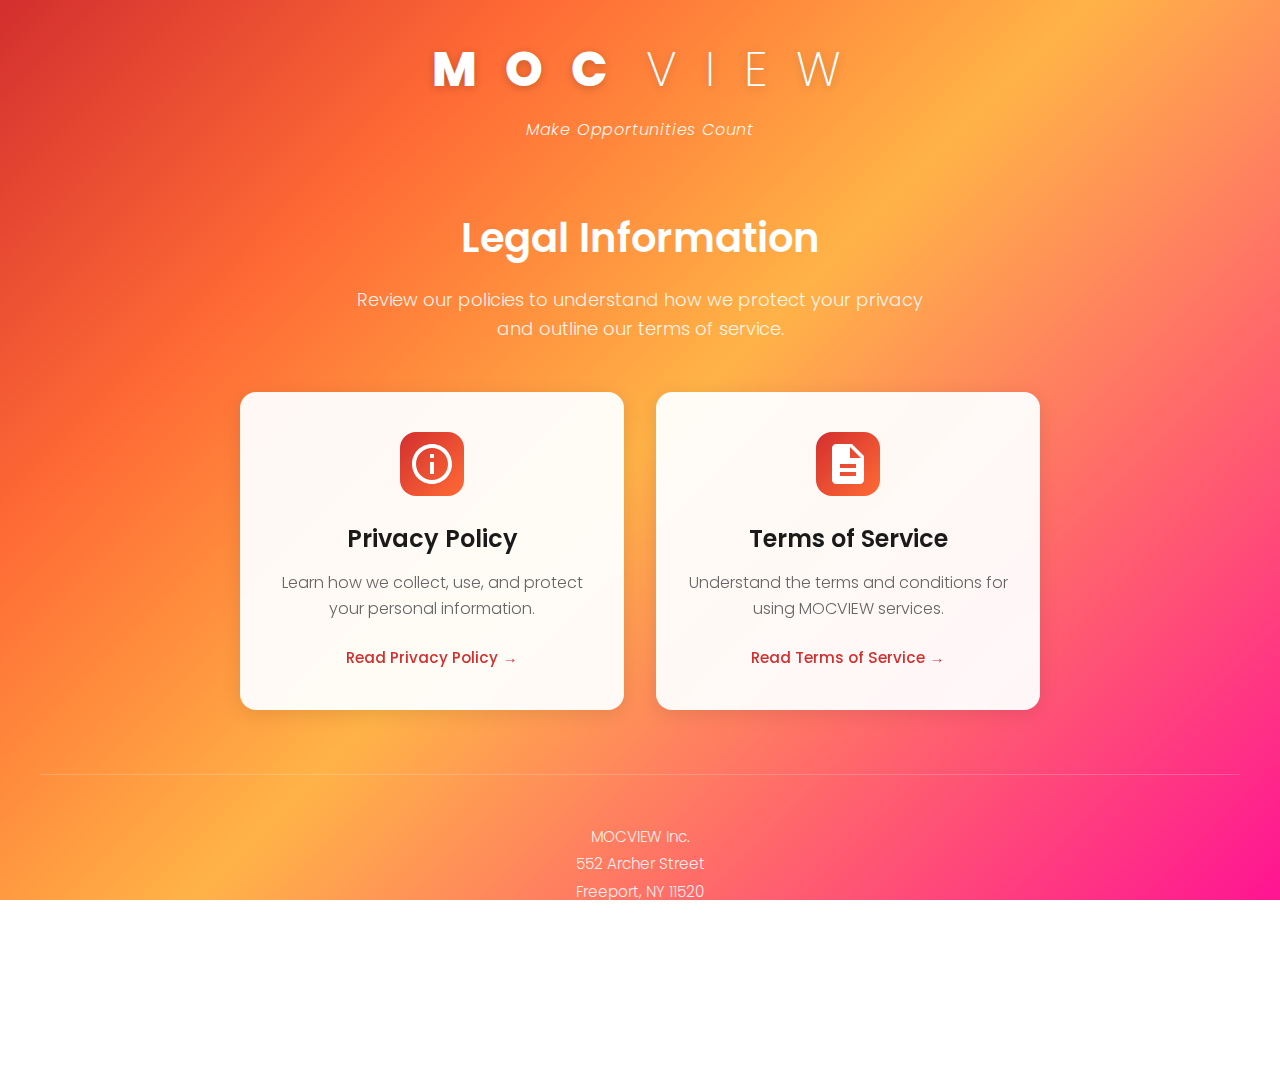
<file: index.html>
<!DOCTYPE html>
<html lang="en">
<head>
    <meta charset="UTF-8">
    <meta name="viewport" content="width=device-width, initial-scale=1.0">
    <meta name="description" content="MOCVIEW Legal Information - Privacy Policy and Terms of Service">
    <meta name="keywords" content="MOCVIEW, privacy policy, terms of service, legal">
    <meta name="author" content="MOCVIEW Inc.">
    <title>MOCVIEW - Legal Information</title>
    <link rel="stylesheet" href="assets/css/style.css">
    <link rel="preconnect" href="https://fonts.googleapis.com">
    <link rel="preconnect" href="https://fonts.gstatic.com" crossorigin>
    <link href="https://fonts.googleapis.com/css2?family=Poppins:wght@200;300;400;500;600;700;800&display=swap" rel="stylesheet">
</head>
<body>
    <div class="gradient-background">
        <div class="container">
            <!-- Logo -->
            <div class="logo-section">
                <h1 class="logo">
                    <span class="logo-bold">M O C</span>
                    <span class="logo-light">V I E W</span>
                </h1>
                <p class="tagline">Make Opportunities Count</p>
            </div>

            <!-- Main Content -->
            <div class="content-section">
                <h2 class="section-title">Legal Information</h2>
                <p class="section-subtitle">
                    Review our policies to understand how we protect your privacy and outline our terms of service.
                </p>

                <!-- Document Links -->
                <div class="document-links">
                    <a href="privacy/" class="document-card">
                        <div class="card-icon">
                            <svg width="48" height="48" viewBox="0 0 24 24" fill="none" xmlns="http://www.w3.org/2000/svg">
                                <path d="M12 2C6.48 2 2 6.48 2 12s4.48 10 10 10 10-4.48 10-10S17.52 2 12 2zm0 18c-4.41 0-8-3.59-8-8s3.59-8 8-8 8 3.59 8 8-3.59 8-8 8z" fill="currentColor"/>
                                <path d="M11 7h2v2h-2zm0 4h2v6h-2z" fill="currentColor"/>
                            </svg>
                        </div>
                        <h3 class="card-title">Privacy Policy</h3>
                        <p class="card-description">
                            Learn how we collect, use, and protect your personal information.
                        </p>
                        <span class="card-link">Read Privacy Policy →</span>
                    </a>

                    <a href="terms/" class="document-card">
                        <div class="card-icon">
                            <svg width="48" height="48" viewBox="0 0 24 24" fill="none" xmlns="http://www.w3.org/2000/svg">
                                <path d="M14 2H6c-1.1 0-1.99.9-1.99 2L4 20c0 1.1.89 2 1.99 2H18c1.1 0 2-.9 2-2V8l-6-6zm2 16H8v-2h8v2zm0-4H8v-2h8v2zm-3-5V3.5L18.5 9H13z" fill="currentColor"/>
                            </svg>
                        </div>
                        <h3 class="card-title">Terms of Service</h3>
                        <p class="card-description">
                            Understand the terms and conditions for using MOCVIEW services.
                        </p>
                        <span class="card-link">Read Terms of Service →</span>
                    </a>
                </div>
            </div>

            <!-- Footer -->
            <footer class="footer">
                <div class="footer-content">
                    <p class="footer-address">
                        MOCVIEW Inc.<br>
                        552 Archer Street<br>
                        Freeport, NY 11520
                    </p>
                    <p class="footer-contact">
                        <a href="mailto:legal@mocview.com">legal@mocview.com</a><br>
                        <a href="mailto:privacy@mocview.com">privacy@mocview.com</a>
                    </p>
                    <p class="footer-copyright">
                        © 2025 MOCVIEW Inc. All rights reserved.
                    </p>
                </div>
            </footer>
        </div>
    </div>
</body>
</html>
</file>
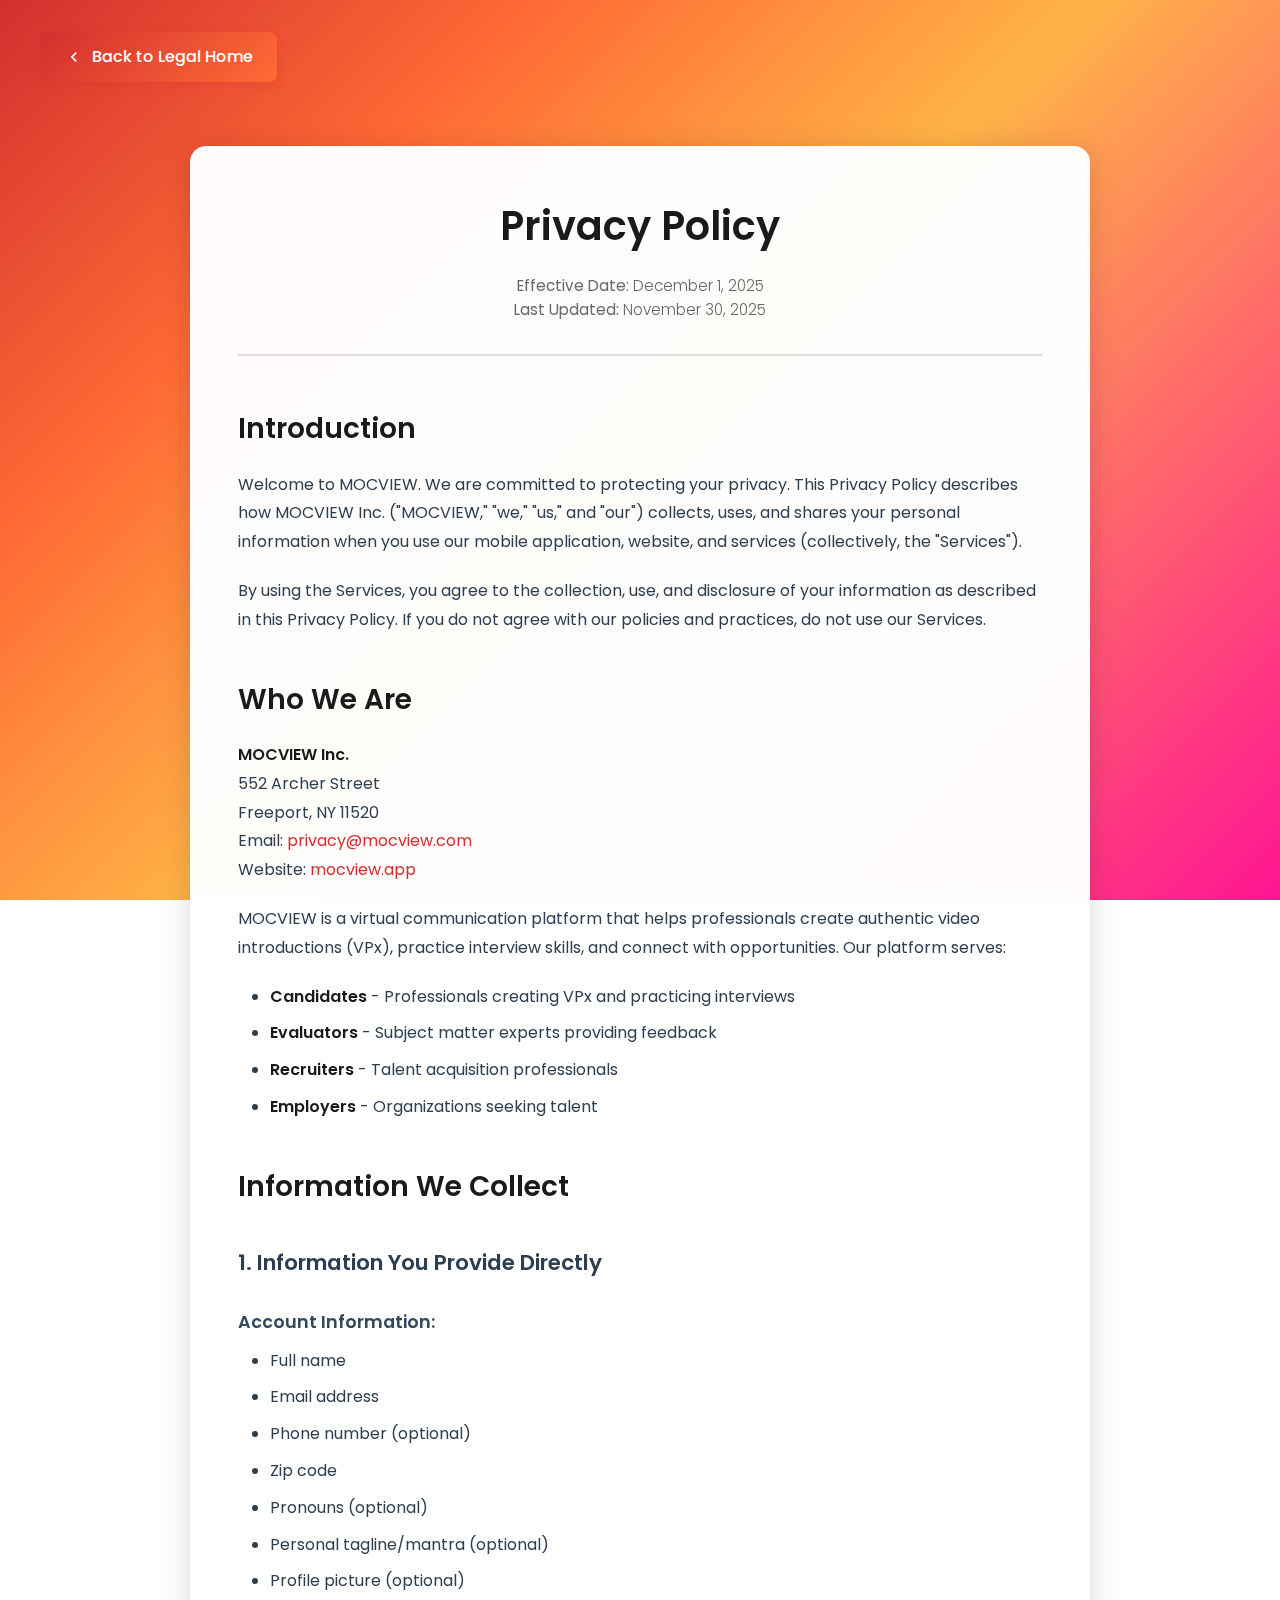
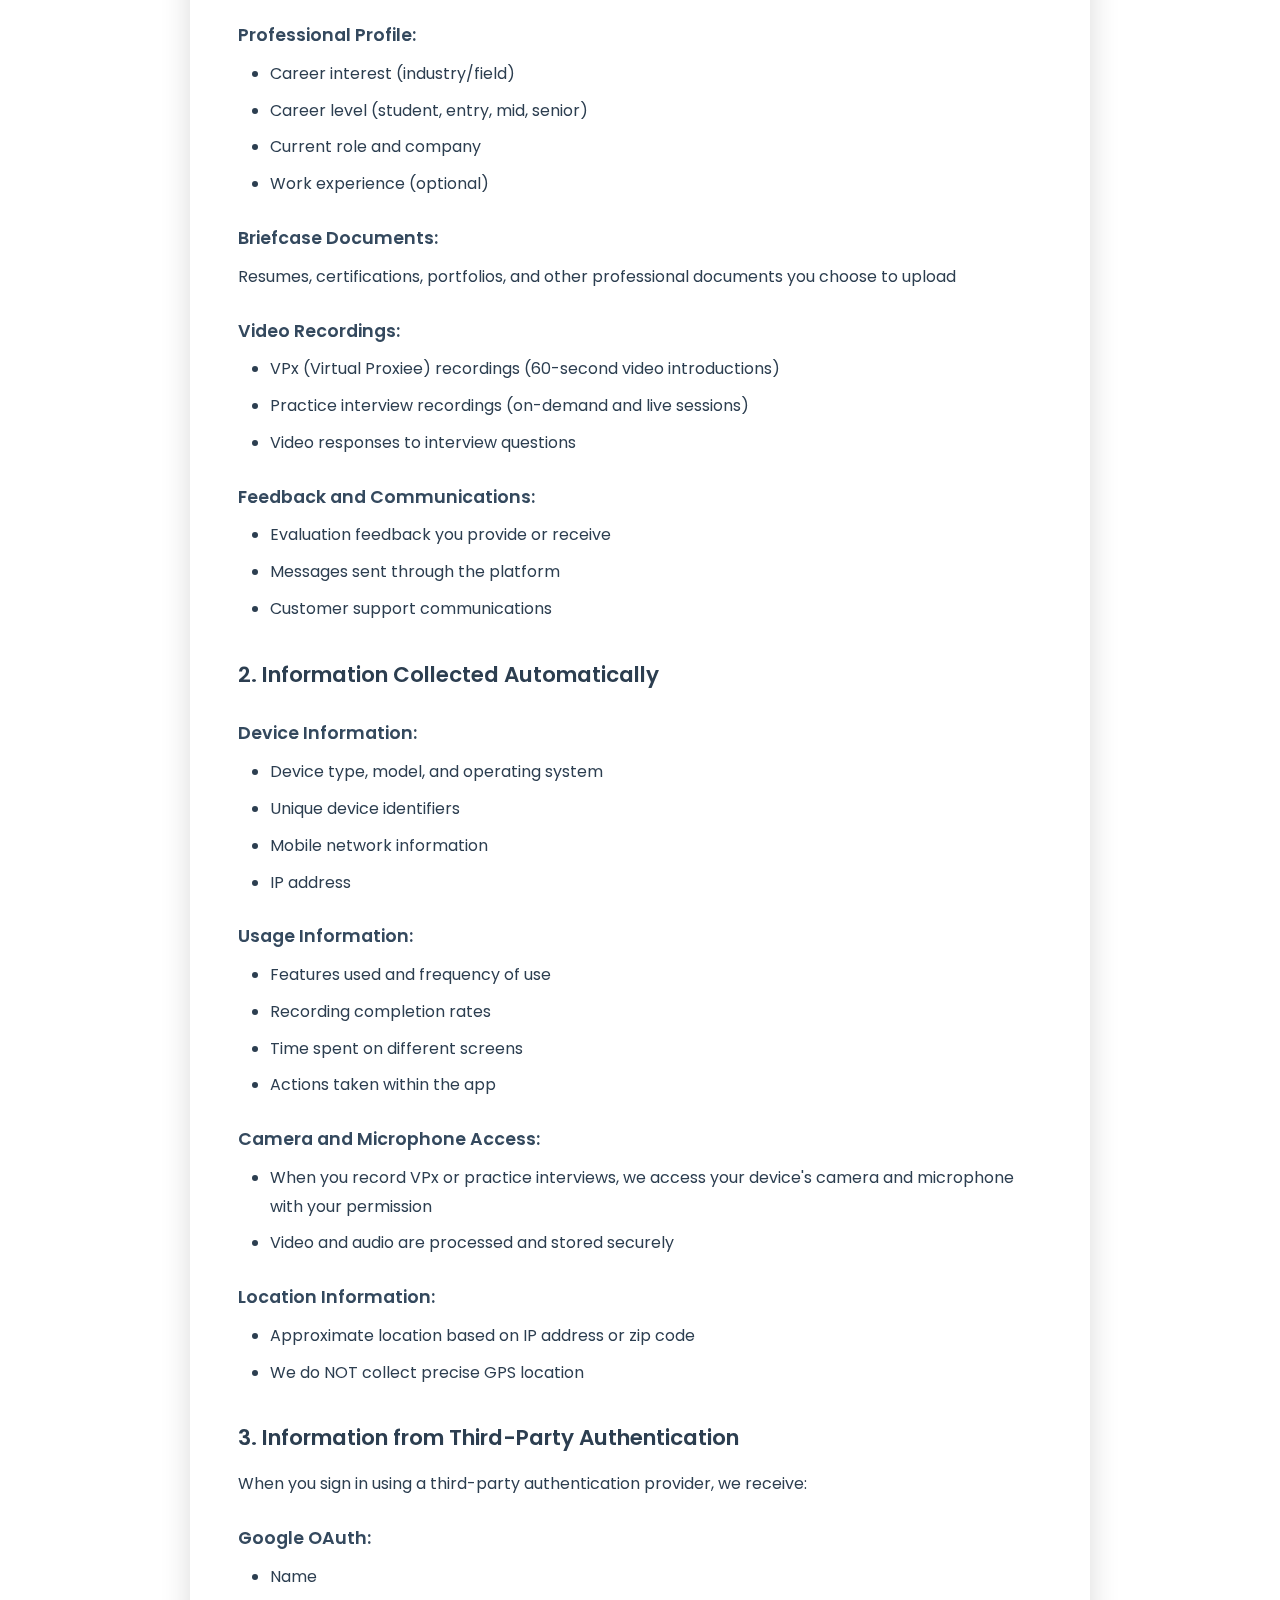
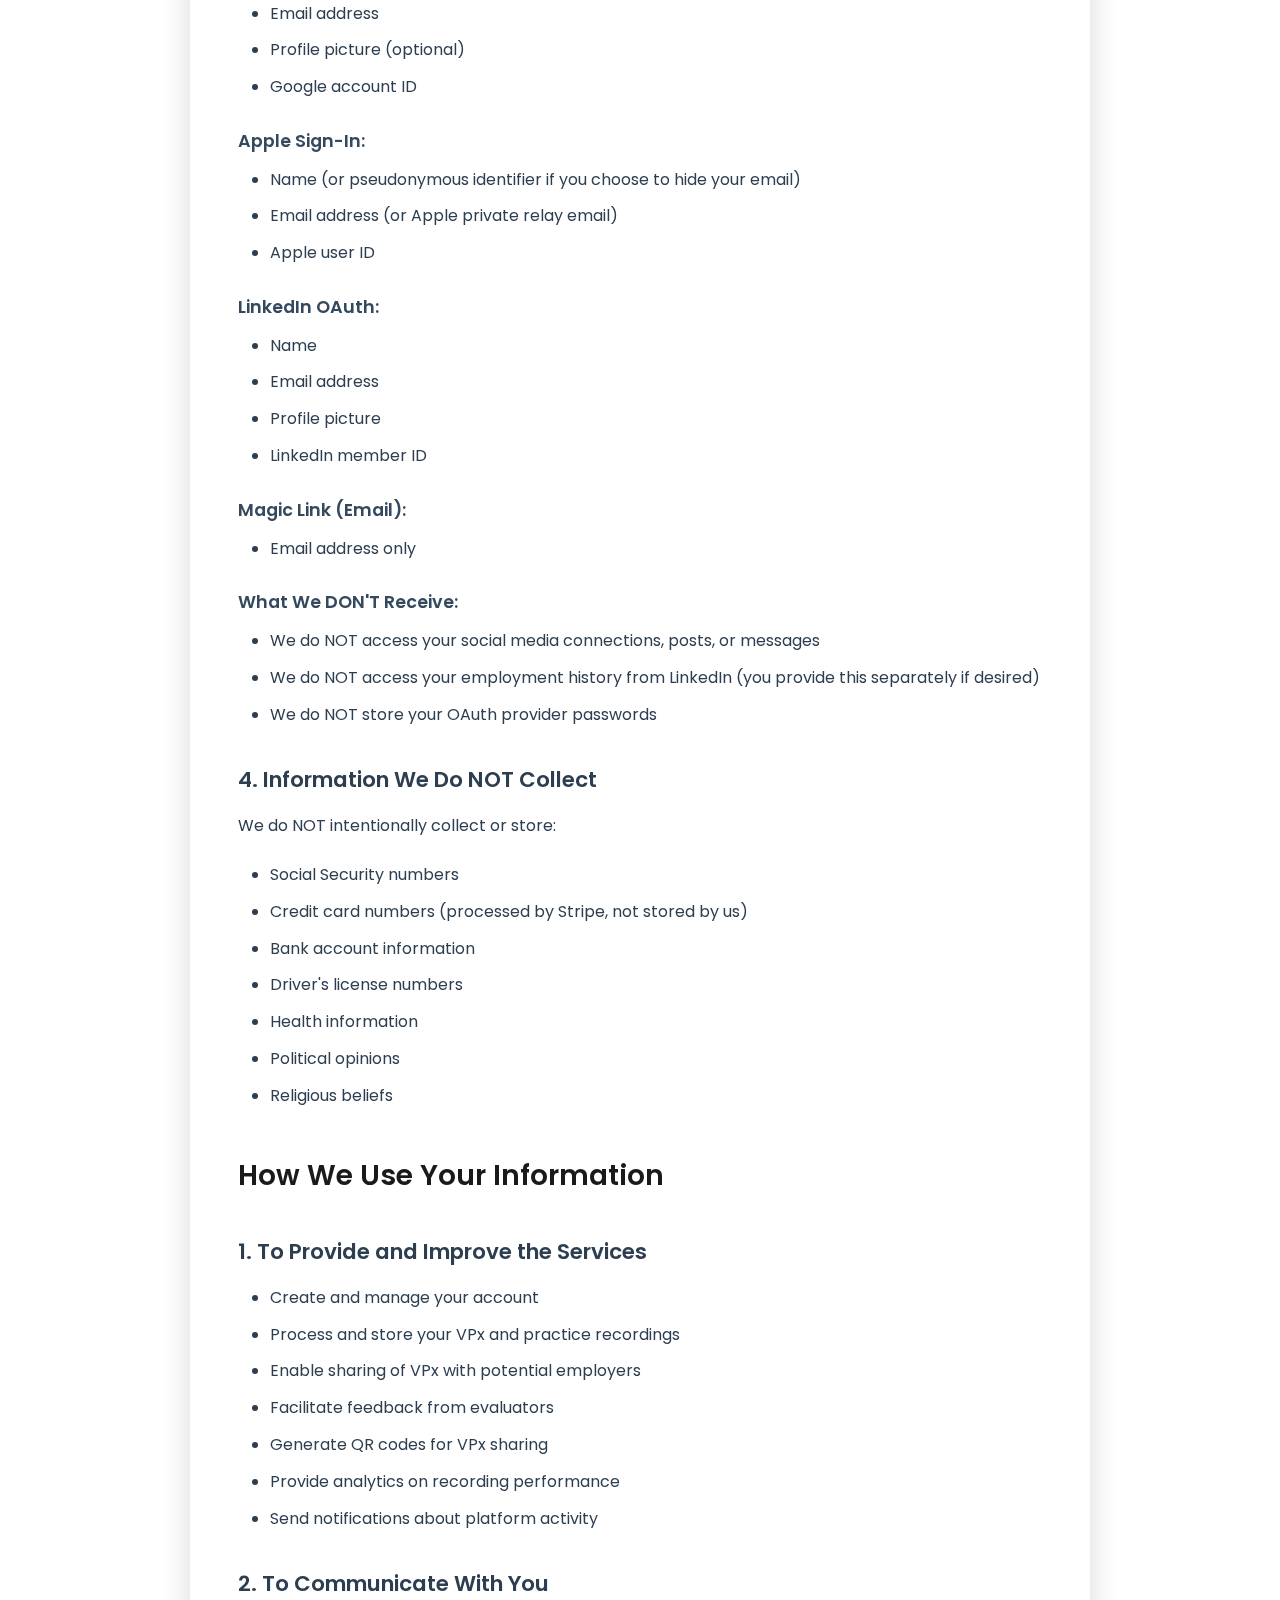
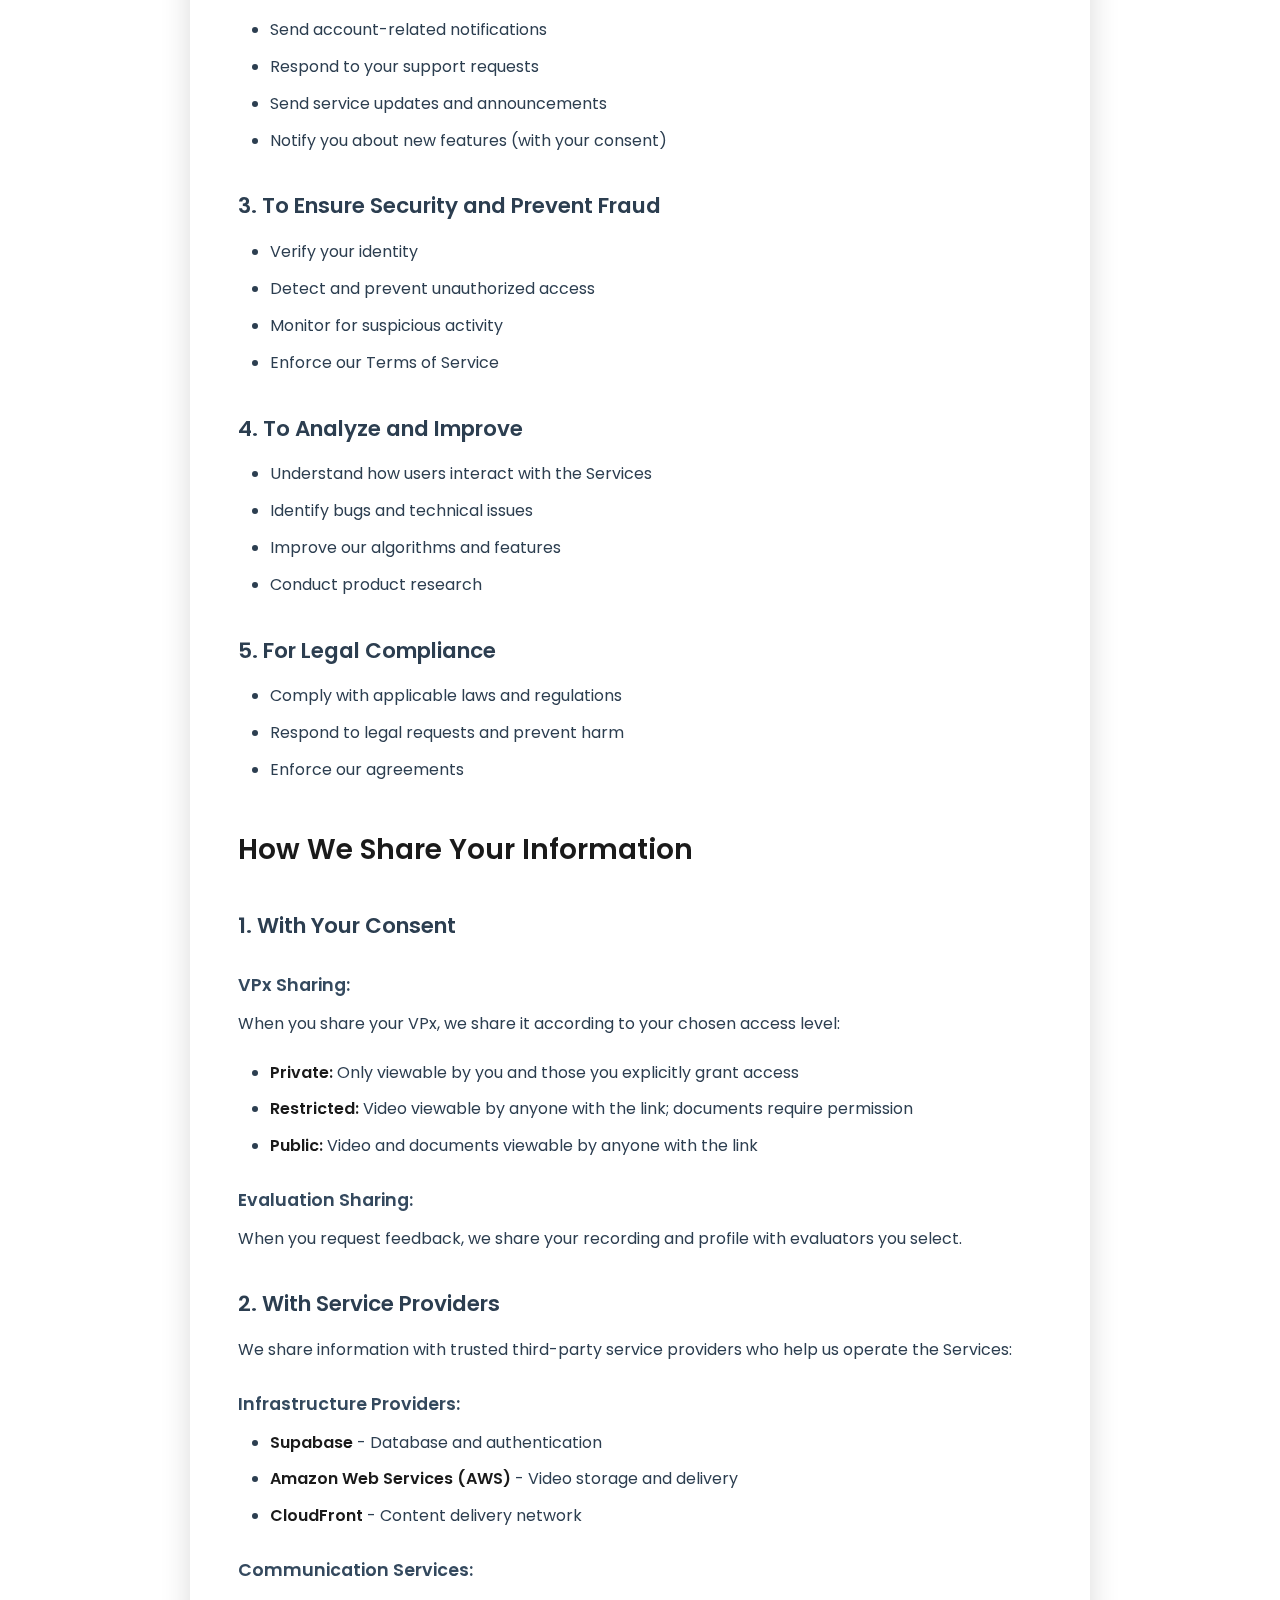
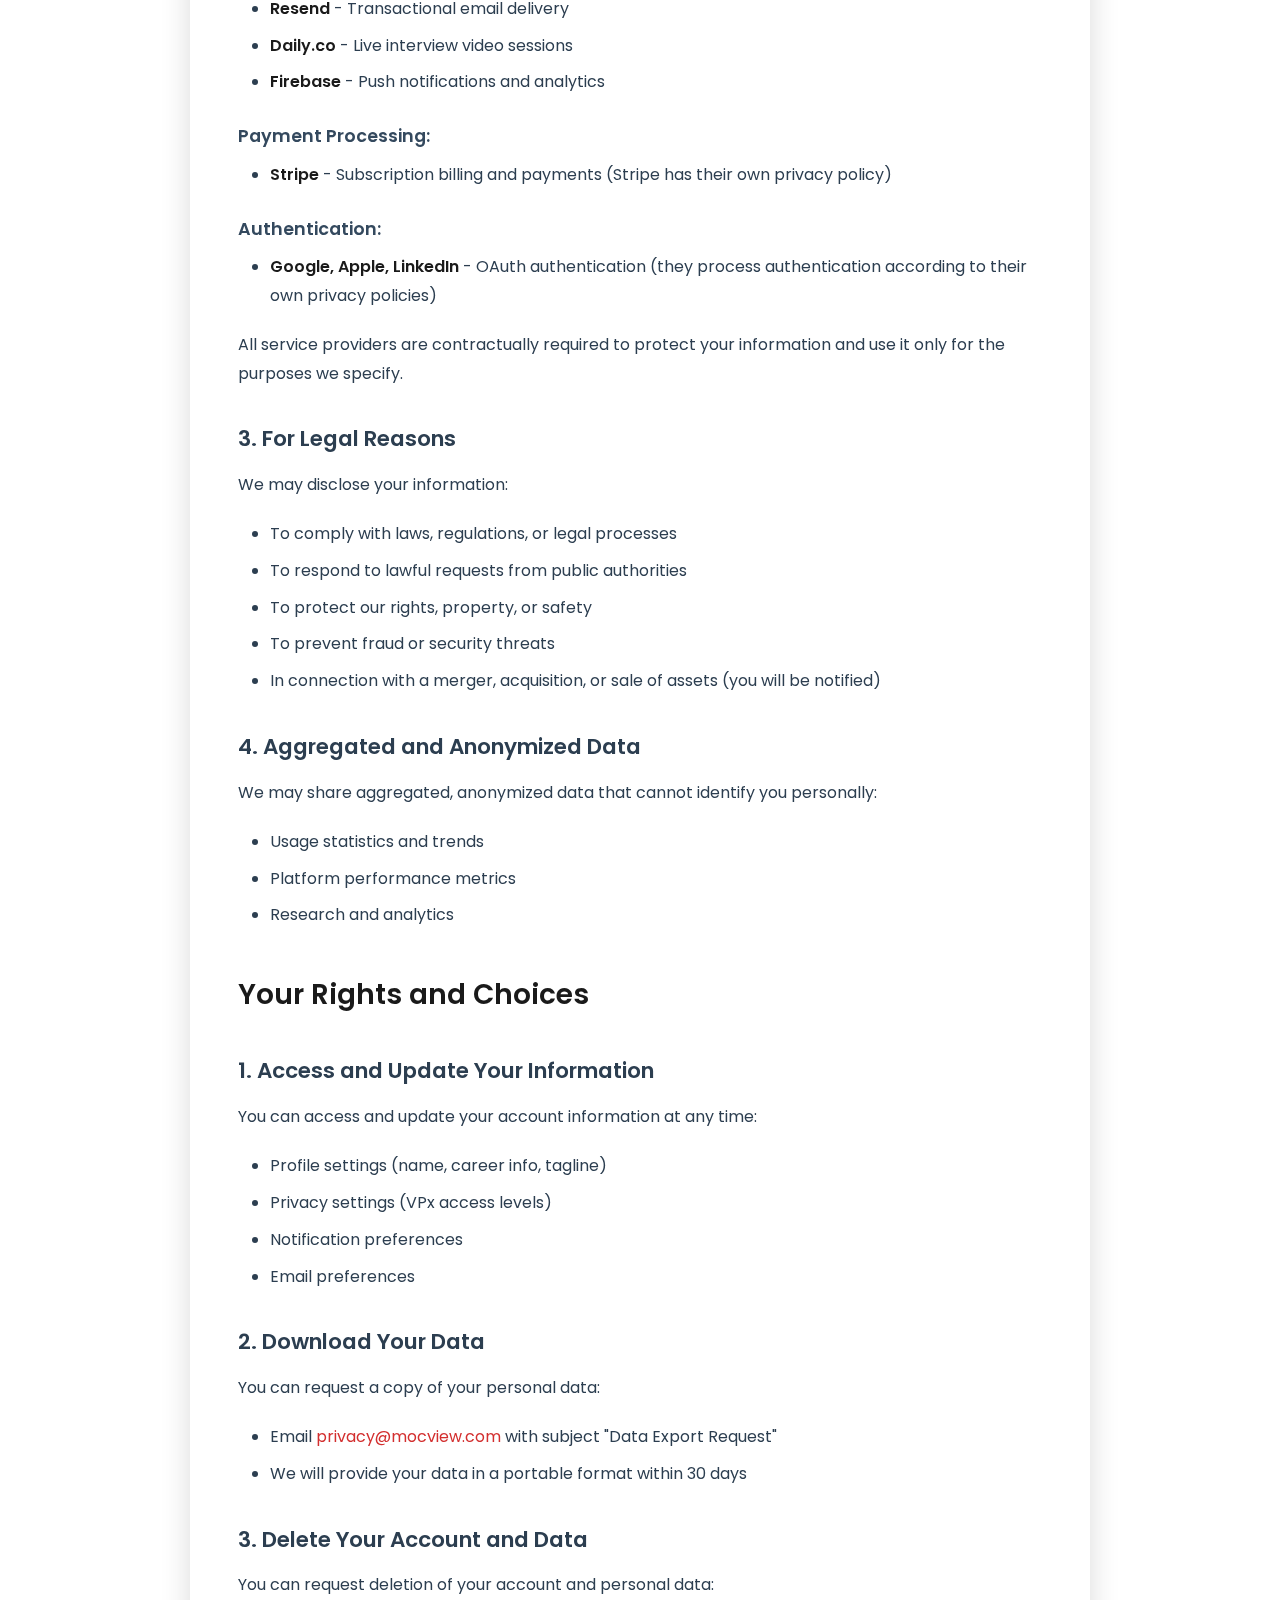
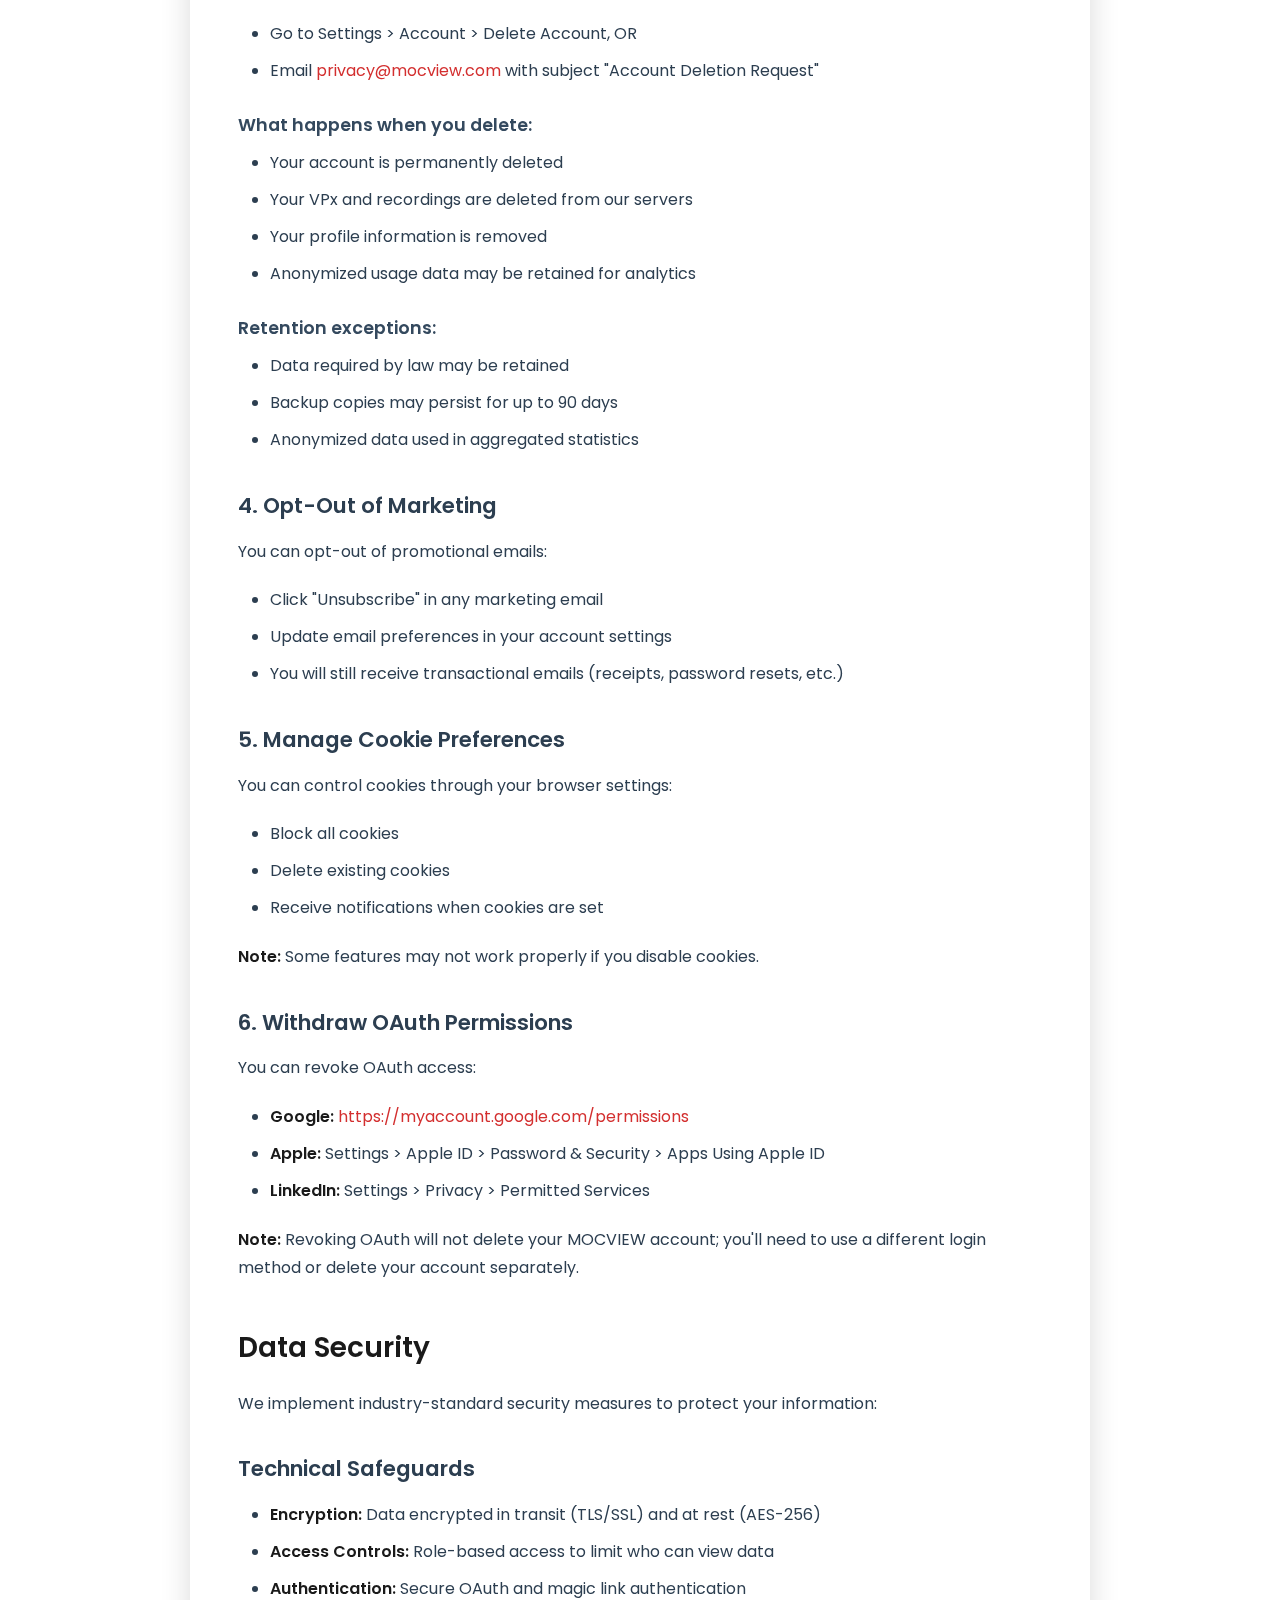
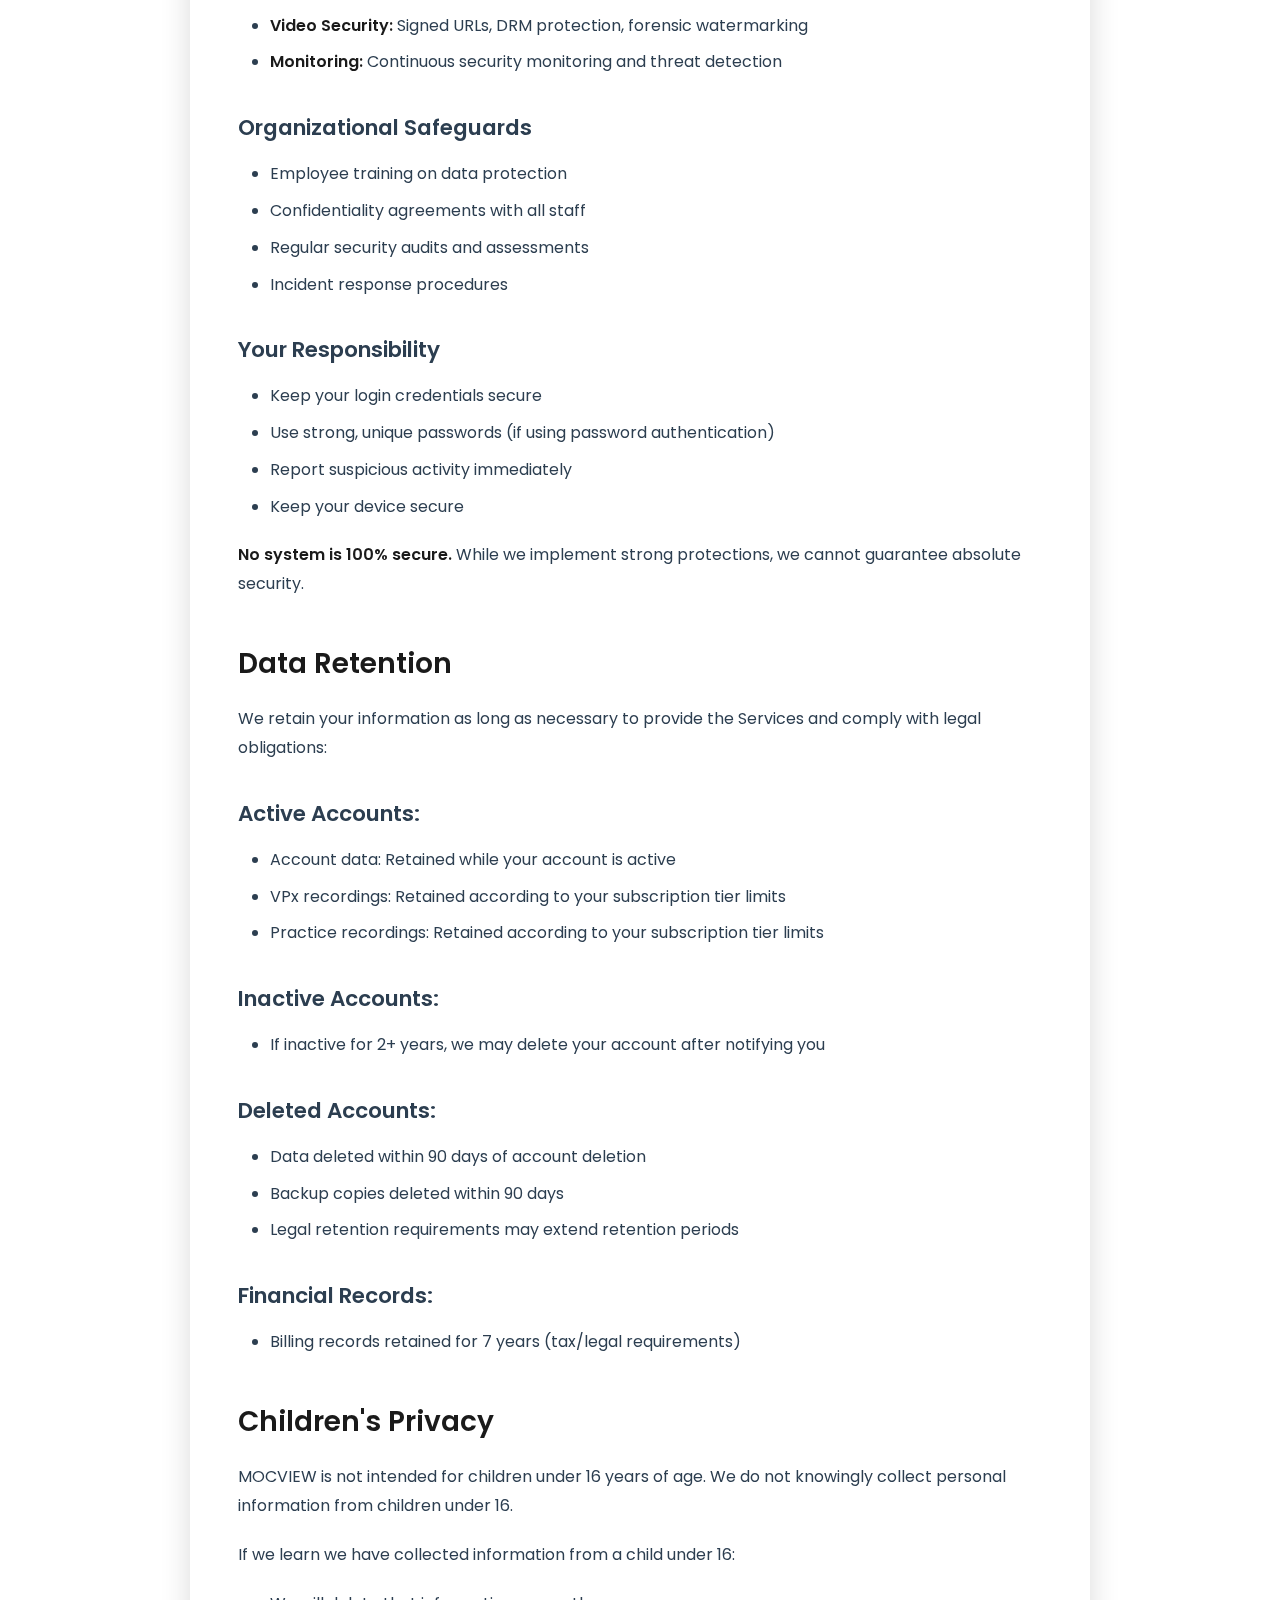
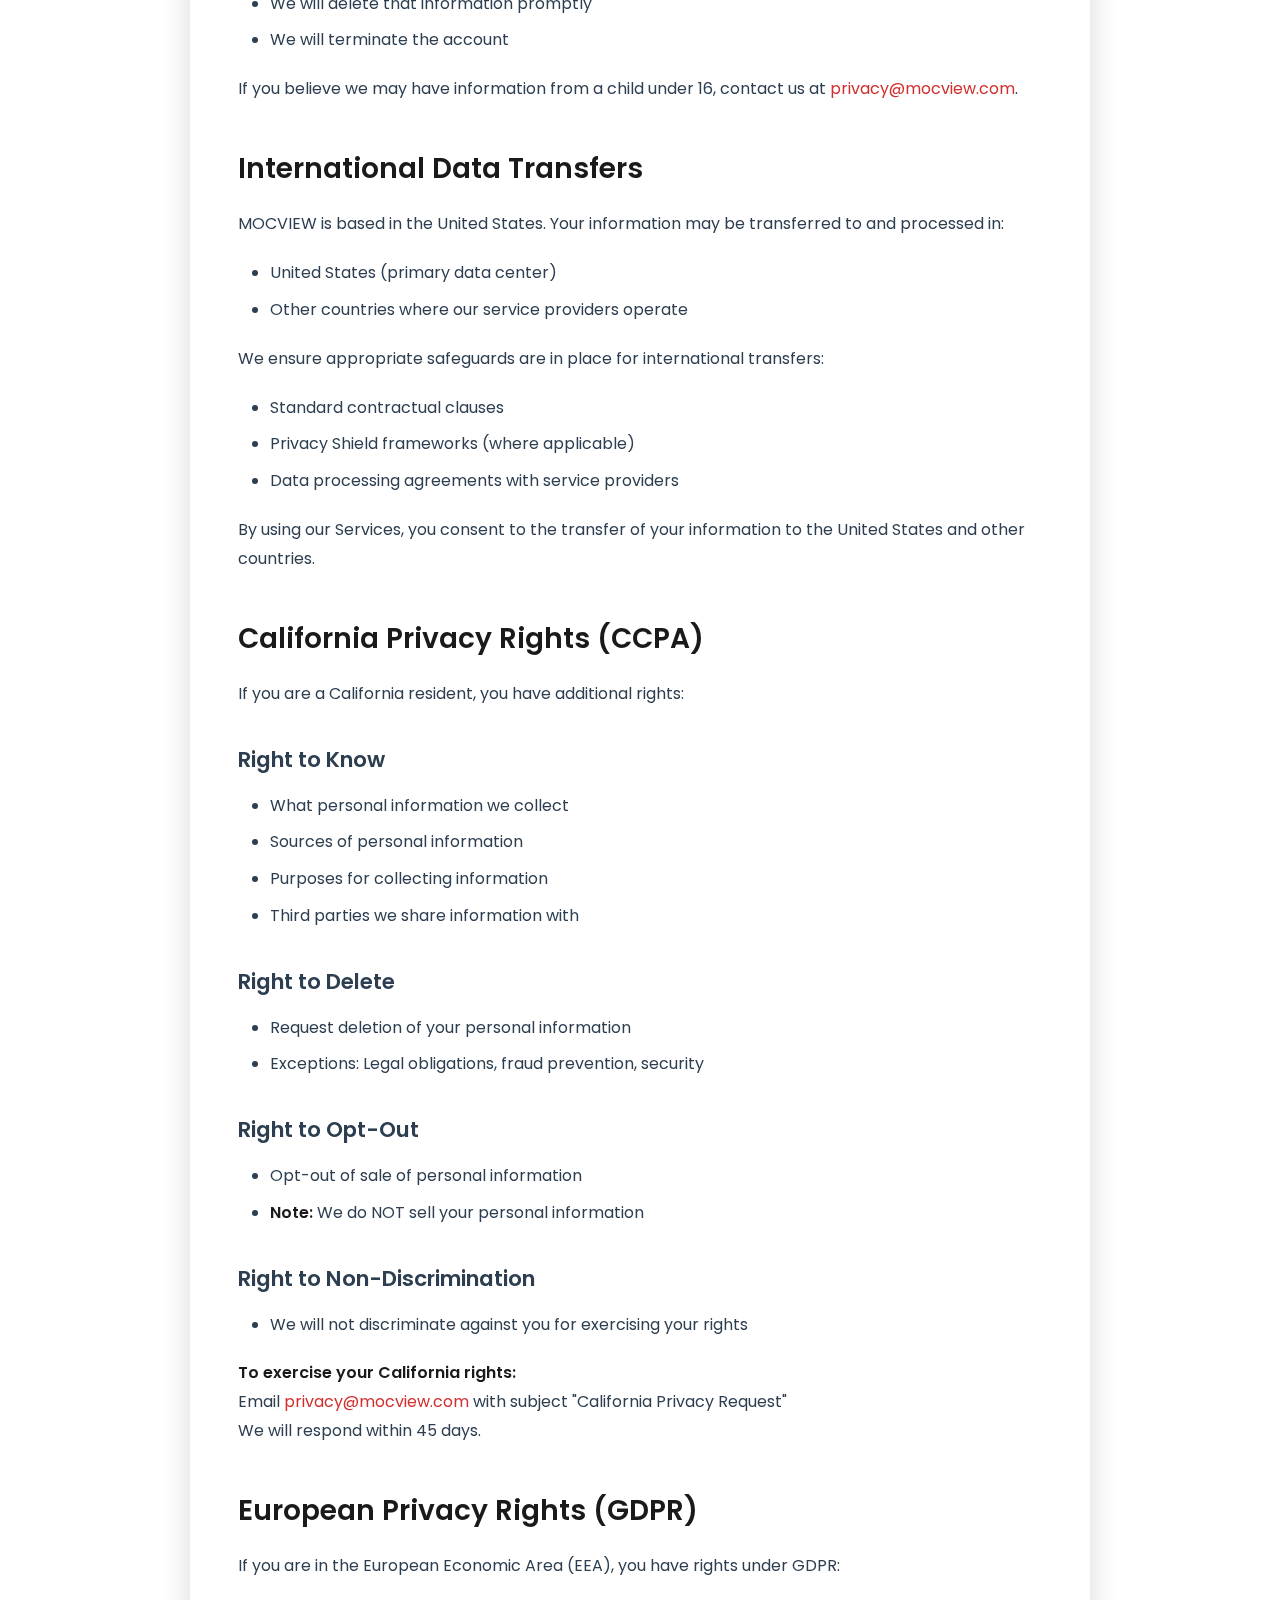
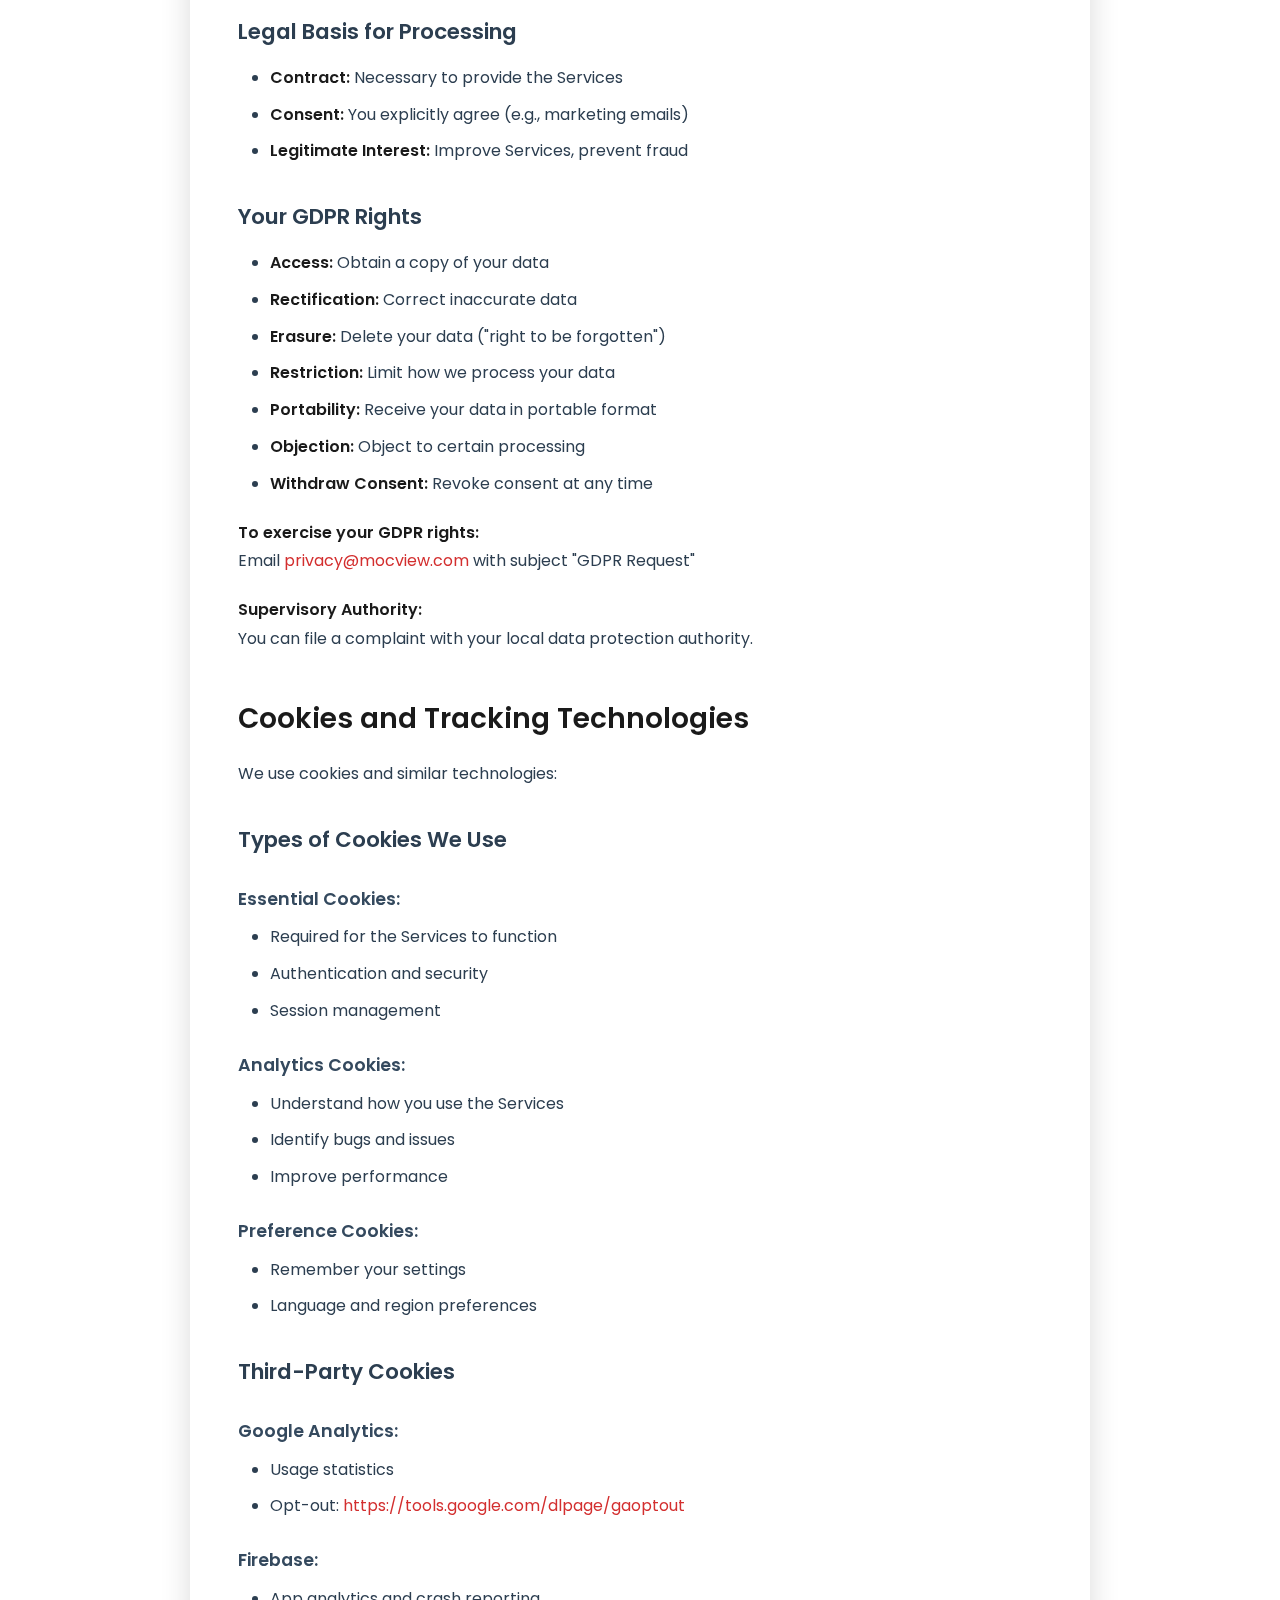
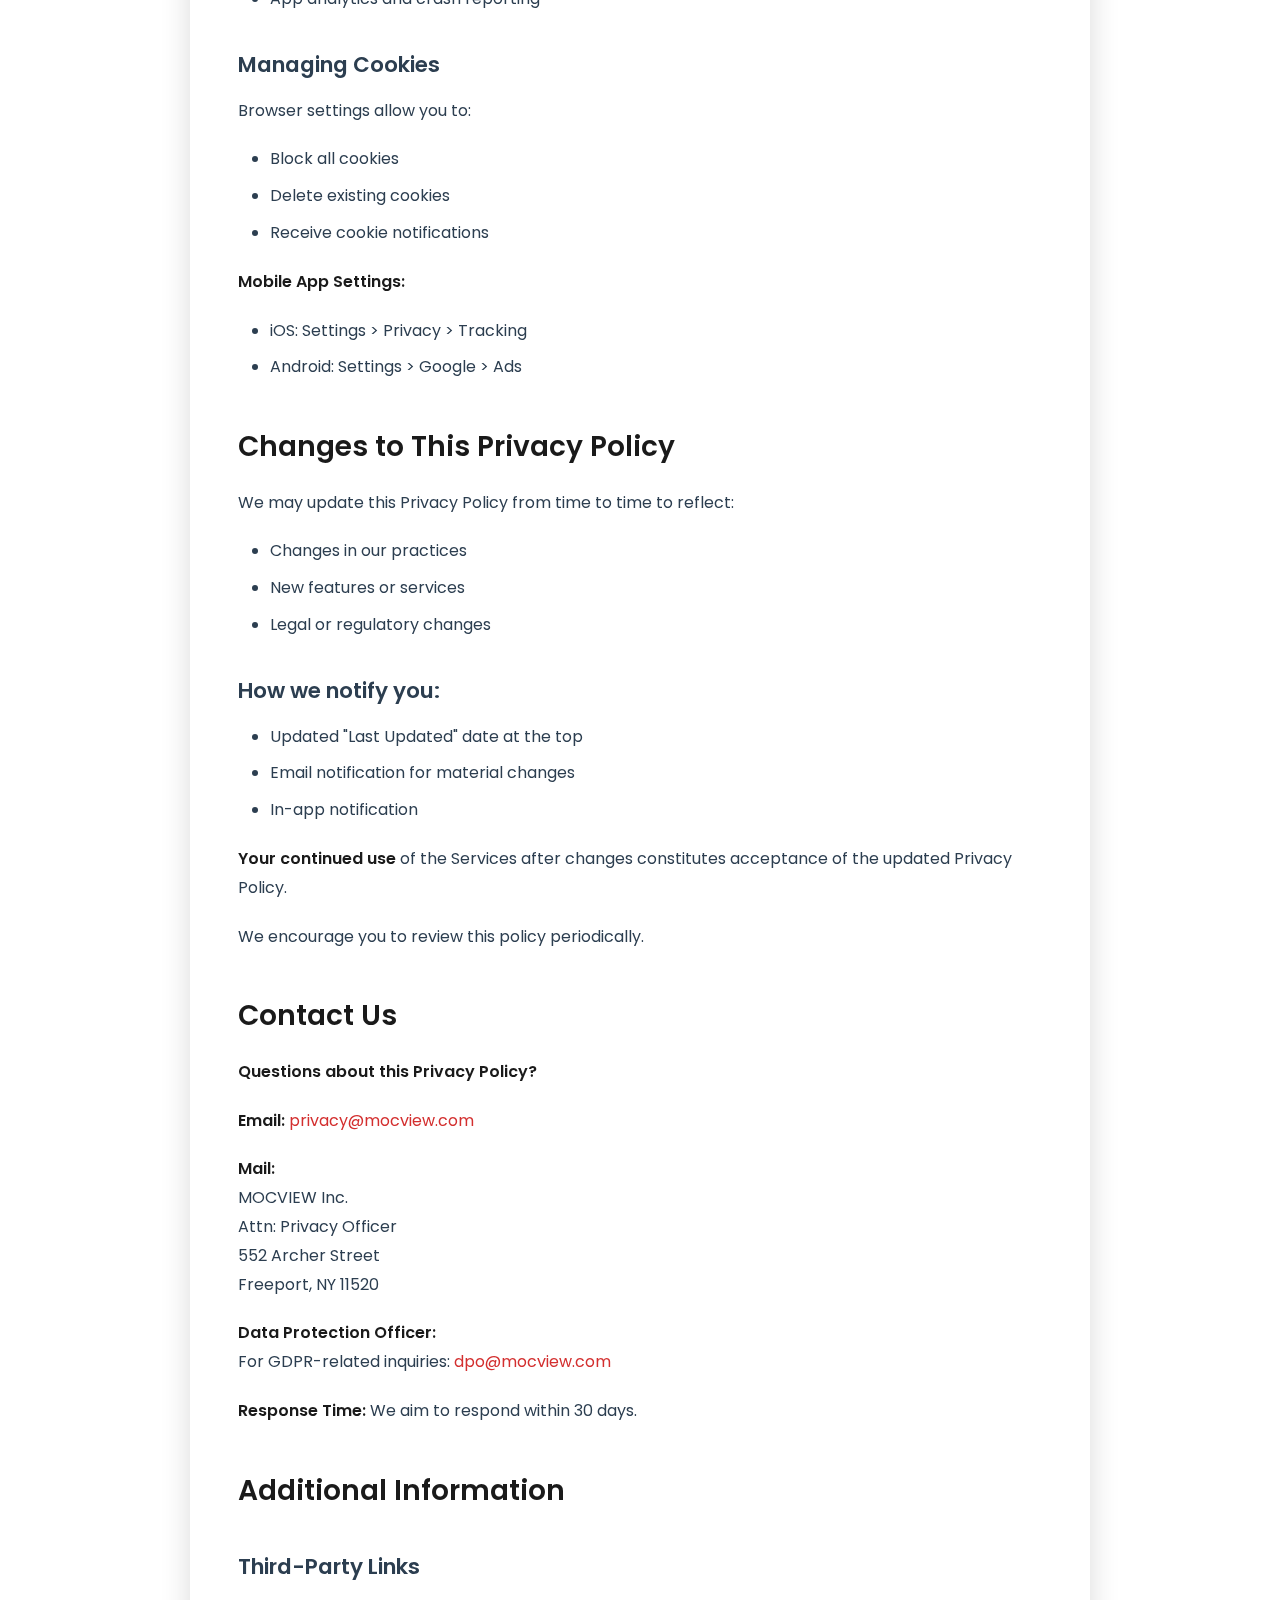
<file: privacy/index.html>
<!DOCTYPE html>
<html lang="en">
<head>
    <meta charset="UTF-8">
    <meta name="viewport" content="width=device-width, initial-scale=1.0">
    <meta name="description" content="MOCVIEW Privacy Policy - How we collect, use, and protect your personal information">
    <meta name="keywords" content="MOCVIEW, privacy policy, data protection, GDPR, CCPA">
    <title>Privacy Policy - MOCVIEW</title>
    <link rel="stylesheet" href="../assets/css/style.css">
    <link rel="preconnect" href="https://fonts.googleapis.com">
    <link rel="preconnect" href="https://fonts.gstatic.com" crossorigin>
    <link href="https://fonts.googleapis.com/css2?family=Poppins:wght@200;300;400;500;600;700;800&display=swap" rel="stylesheet">
</head>
<body>
    <div class="gradient-background">
        <div class="container">
            <a href="../" class="back-button">
                <svg width="20" height="20" viewBox="0 0 24 24" fill="none" xmlns="http://www.w3.org/2000/svg">
                    <path d="M15.41 7.41L14 6l-6 6 6 6 1.41-1.41L10.83 12z" fill="currentColor"/>
                </svg>
                Back to Legal Home
            </a>

            <div class="legal-document">
                <div class="legal-header">
                    <h1 class="legal-title">Privacy Policy</h1>
                    <div class="legal-meta">
                        <strong>Effective Date:</strong> December 1, 2025<br>
                        <strong>Last Updated:</strong> November 30, 2025
                    </div>
                </div>

                <div class="legal-content">
                    <h2>Introduction</h2>
                    <p>Welcome to MOCVIEW. We are committed to protecting your privacy. This Privacy Policy describes how MOCVIEW Inc. ("MOCVIEW," "we," "us," and "our") collects, uses, and shares your personal information when you use our mobile application, website, and services (collectively, the "Services").</p>
                    <p>By using the Services, you agree to the collection, use, and disclosure of your information as described in this Privacy Policy. If you do not agree with our policies and practices, do not use our Services.</p>

                    <h2>Who We Are</h2>
                    <p><strong>MOCVIEW Inc.</strong><br>
                    552 Archer Street<br>
                    Freeport, NY 11520<br>
                    Email: <a href="mailto:privacy@mocview.com">privacy@mocview.com</a><br>
                    Website: <a href="https://mocview-web-client-v2-ty56.vercel.app/">mocview.app</a></p>

                    <p>MOCVIEW is a virtual communication platform that helps professionals create authentic video introductions (VPx), practice interview skills, and connect with opportunities. Our platform serves:</p>
                    <ul>
                        <li><strong>Candidates</strong> - Professionals creating VPx and practicing interviews</li>
                        <li><strong>Evaluators</strong> - Subject matter experts providing feedback</li>
                        <li><strong>Recruiters</strong> - Talent acquisition professionals</li>
                        <li><strong>Employers</strong> - Organizations seeking talent</li>
                    </ul>

                    <h2>Information We Collect</h2>

                    <h3>1. Information You Provide Directly</h3>
                    
                    <h4>Account Information:</h4>
                    <ul>
                        <li>Full name</li>
                        <li>Email address</li>
                        <li>Phone number (optional)</li>
                        <li>Zip code</li>
                        <li>Pronouns (optional)</li>
                        <li>Personal tagline/mantra (optional)</li>
                        <li>Profile picture (optional)</li>
                    </ul>

                    <h4>Professional Profile:</h4>
                    <ul>
                        <li>Career interest (industry/field)</li>
                        <li>Career level (student, entry, mid, senior)</li>
                        <li>Current role and company</li>
                        <li>Work experience (optional)</li>
                    </ul>

                    <h4>Briefcase Documents:</h4>
                    <p>Resumes, certifications, portfolios, and other professional documents you choose to upload</p>

                    <h4>Video Recordings:</h4>
                    <ul>
                        <li>VPx (Virtual Proxiee) recordings (60-second video introductions)</li>
                        <li>Practice interview recordings (on-demand and live sessions)</li>
                        <li>Video responses to interview questions</li>
                    </ul>

                    <h4>Feedback and Communications:</h4>
                    <ul>
                        <li>Evaluation feedback you provide or receive</li>
                        <li>Messages sent through the platform</li>
                        <li>Customer support communications</li>
                    </ul>

                    <h3>2. Information Collected Automatically</h3>
                    
                    <h4>Device Information:</h4>
                    <ul>
                        <li>Device type, model, and operating system</li>
                        <li>Unique device identifiers</li>
                        <li>Mobile network information</li>
                        <li>IP address</li>
                    </ul>

                    <h4>Usage Information:</h4>
                    <ul>
                        <li>Features used and frequency of use</li>
                        <li>Recording completion rates</li>
                        <li>Time spent on different screens</li>
                        <li>Actions taken within the app</li>
                    </ul>

                    <h4>Camera and Microphone Access:</h4>
                    <ul>
                        <li>When you record VPx or practice interviews, we access your device's camera and microphone with your permission</li>
                        <li>Video and audio are processed and stored securely</li>
                    </ul>

                    <h4>Location Information:</h4>
                    <ul>
                        <li>Approximate location based on IP address or zip code</li>
                        <li>We do NOT collect precise GPS location</li>
                    </ul>

                    <h3>3. Information from Third-Party Authentication</h3>
                    
                    <p>When you sign in using a third-party authentication provider, we receive:</p>

                    <h4>Google OAuth:</h4>
                    <ul>
                        <li>Name</li>
                        <li>Email address</li>
                        <li>Profile picture (optional)</li>
                        <li>Google account ID</li>
                    </ul>

                    <h4>Apple Sign-In:</h4>
                    <ul>
                        <li>Name (or pseudonymous identifier if you choose to hide your email)</li>
                        <li>Email address (or Apple private relay email)</li>
                        <li>Apple user ID</li>
                    </ul>

                    <h4>LinkedIn OAuth:</h4>
                    <ul>
                        <li>Name</li>
                        <li>Email address</li>
                        <li>Profile picture</li>
                        <li>LinkedIn member ID</li>
                    </ul>

                    <h4>Magic Link (Email):</h4>
                    <ul>
                        <li>Email address only</li>
                    </ul>

                    <h4>What We DON'T Receive:</h4>
                    <ul>
                        <li>We do NOT access your social media connections, posts, or messages</li>
                        <li>We do NOT access your employment history from LinkedIn (you provide this separately if desired)</li>
                        <li>We do NOT store your OAuth provider passwords</li>
                    </ul>

                    <h3>4. Information We Do NOT Collect</h3>
                    
                    <p>We do NOT intentionally collect or store:</p>
                    <ul>
                        <li>Social Security numbers</li>
                        <li>Credit card numbers (processed by Stripe, not stored by us)</li>
                        <li>Bank account information</li>
                        <li>Driver's license numbers</li>
                        <li>Health information</li>
                        <li>Political opinions</li>
                        <li>Religious beliefs</li>
                    </ul>

                    <h2>How We Use Your Information</h2>

                    <h3>1. To Provide and Improve the Services</h3>
                    <ul>
                        <li>Create and manage your account</li>
                        <li>Process and store your VPx and practice recordings</li>
                        <li>Enable sharing of VPx with potential employers</li>
                        <li>Facilitate feedback from evaluators</li>
                        <li>Generate QR codes for VPx sharing</li>
                        <li>Provide analytics on recording performance</li>
                        <li>Send notifications about platform activity</li>
                    </ul>

                    <h3>2. To Communicate With You</h3>
                    <ul>
                        <li>Send account-related notifications</li>
                        <li>Respond to your support requests</li>
                        <li>Send service updates and announcements</li>
                        <li>Notify you about new features (with your consent)</li>
                    </ul>

                    <h3>3. To Ensure Security and Prevent Fraud</h3>
                    <ul>
                        <li>Verify your identity</li>
                        <li>Detect and prevent unauthorized access</li>
                        <li>Monitor for suspicious activity</li>
                        <li>Enforce our Terms of Service</li>
                    </ul>

                    <h3>4. To Analyze and Improve</h3>
                    <ul>
                        <li>Understand how users interact with the Services</li>
                        <li>Identify bugs and technical issues</li>
                        <li>Improve our algorithms and features</li>
                        <li>Conduct product research</li>
                    </ul>

                    <h3>5. For Legal Compliance</h3>
                    <ul>
                        <li>Comply with applicable laws and regulations</li>
                        <li>Respond to legal requests and prevent harm</li>
                        <li>Enforce our agreements</li>
                    </ul>

                    <h2>How We Share Your Information</h2>

                    <h3>1. With Your Consent</h3>
                    
                    <h4>VPx Sharing:</h4>
                    <p>When you share your VPx, we share it according to your chosen access level:</p>
                    <ul>
                        <li><strong>Private:</strong> Only viewable by you and those you explicitly grant access</li>
                        <li><strong>Restricted:</strong> Video viewable by anyone with the link; documents require permission</li>
                        <li><strong>Public:</strong> Video and documents viewable by anyone with the link</li>
                    </ul>

                    <h4>Evaluation Sharing:</h4>
                    <p>When you request feedback, we share your recording and profile with evaluators you select.</p>

                    <h3>2. With Service Providers</h3>
                    
                    <p>We share information with trusted third-party service providers who help us operate the Services:</p>

                    <h4>Infrastructure Providers:</h4>
                    <ul>
                        <li><strong>Supabase</strong> - Database and authentication</li>
                        <li><strong>Amazon Web Services (AWS)</strong> - Video storage and delivery</li>
                        <li><strong>CloudFront</strong> - Content delivery network</li>
                    </ul>

                    <h4>Communication Services:</h4>
                    <ul>
                        <li><strong>Resend</strong> - Transactional email delivery</li>
                        <li><strong>Daily.co</strong> - Live interview video sessions</li>
                        <li><strong>Firebase</strong> - Push notifications and analytics</li>
                    </ul>

                    <h4>Payment Processing:</h4>
                    <ul>
                        <li><strong>Stripe</strong> - Subscription billing and payments (Stripe has their own privacy policy)</li>
                    </ul>

                    <h4>Authentication:</h4>
                    <ul>
                        <li><strong>Google, Apple, LinkedIn</strong> - OAuth authentication (they process authentication according to their own privacy policies)</li>
                    </ul>

                    <p>All service providers are contractually required to protect your information and use it only for the purposes we specify.</p>

                    <h3>3. For Legal Reasons</h3>
                    
                    <p>We may disclose your information:</p>
                    <ul>
                        <li>To comply with laws, regulations, or legal processes</li>
                        <li>To respond to lawful requests from public authorities</li>
                        <li>To protect our rights, property, or safety</li>
                        <li>To prevent fraud or security threats</li>
                        <li>In connection with a merger, acquisition, or sale of assets (you will be notified)</li>
                    </ul>

                    <h3>4. Aggregated and Anonymized Data</h3>
                    
                    <p>We may share aggregated, anonymized data that cannot identify you personally:</p>
                    <ul>
                        <li>Usage statistics and trends</li>
                        <li>Platform performance metrics</li>
                        <li>Research and analytics</li>
                    </ul>

                    <h2>Your Rights and Choices</h2>

                    <h3>1. Access and Update Your Information</h3>
                    <p>You can access and update your account information at any time:</p>
                    <ul>
                        <li>Profile settings (name, career info, tagline)</li>
                        <li>Privacy settings (VPx access levels)</li>
                        <li>Notification preferences</li>
                        <li>Email preferences</li>
                    </ul>

                    <h3>2. Download Your Data</h3>
                    <p>You can request a copy of your personal data:</p>
                    <ul>
                        <li>Email <a href="mailto:privacy@mocview.com">privacy@mocview.com</a> with subject "Data Export Request"</li>
                        <li>We will provide your data in a portable format within 30 days</li>
                    </ul>

                    <h3>3. Delete Your Account and Data</h3>
                    <p>You can request deletion of your account and personal data:</p>
                    <ul>
                        <li>Go to Settings > Account > Delete Account, OR</li>
                        <li>Email <a href="mailto:privacy@mocview.com">privacy@mocview.com</a> with subject "Account Deletion Request"</li>
                    </ul>

                    <h4>What happens when you delete:</h4>
                    <ul>
                        <li>Your account is permanently deleted</li>
                        <li>Your VPx and recordings are deleted from our servers</li>
                        <li>Your profile information is removed</li>
                        <li>Anonymized usage data may be retained for analytics</li>
                    </ul>

                    <h4>Retention exceptions:</h4>
                    <ul>
                        <li>Data required by law may be retained</li>
                        <li>Backup copies may persist for up to 90 days</li>
                        <li>Anonymized data used in aggregated statistics</li>
                    </ul>

                    <h3>4. Opt-Out of Marketing</h3>
                    <p>You can opt-out of promotional emails:</p>
                    <ul>
                        <li>Click "Unsubscribe" in any marketing email</li>
                        <li>Update email preferences in your account settings</li>
                        <li>You will still receive transactional emails (receipts, password resets, etc.)</li>
                    </ul>

                    <h3>5. Manage Cookie Preferences</h3>
                    <p>You can control cookies through your browser settings:</p>
                    <ul>
                        <li>Block all cookies</li>
                        <li>Delete existing cookies</li>
                        <li>Receive notifications when cookies are set</li>
                    </ul>
                    <p><strong>Note:</strong> Some features may not work properly if you disable cookies.</p>

                    <h3>6. Withdraw OAuth Permissions</h3>
                    <p>You can revoke OAuth access:</p>
                    <ul>
                        <li><strong>Google:</strong> <a href="https://myaccount.google.com/permissions" target="_blank">https://myaccount.google.com/permissions</a></li>
                        <li><strong>Apple:</strong> Settings > Apple ID > Password & Security > Apps Using Apple ID</li>
                        <li><strong>LinkedIn:</strong> Settings > Privacy > Permitted Services</li>
                    </ul>
                    <p><strong>Note:</strong> Revoking OAuth will not delete your MOCVIEW account; you'll need to use a different login method or delete your account separately.</p>

                    <h2>Data Security</h2>

                    <p>We implement industry-standard security measures to protect your information:</p>

                    <h3>Technical Safeguards</h3>
                    <ul>
                        <li><strong>Encryption:</strong> Data encrypted in transit (TLS/SSL) and at rest (AES-256)</li>
                        <li><strong>Access Controls:</strong> Role-based access to limit who can view data</li>
                        <li><strong>Authentication:</strong> Secure OAuth and magic link authentication</li>
                        <li><strong>Video Security:</strong> Signed URLs, DRM protection, forensic watermarking</li>
                        <li><strong>Monitoring:</strong> Continuous security monitoring and threat detection</li>
                    </ul>

                    <h3>Organizational Safeguards</h3>
                    <ul>
                        <li>Employee training on data protection</li>
                        <li>Confidentiality agreements with all staff</li>
                        <li>Regular security audits and assessments</li>
                        <li>Incident response procedures</li>
                    </ul>

                    <h3>Your Responsibility</h3>
                    <ul>
                        <li>Keep your login credentials secure</li>
                        <li>Use strong, unique passwords (if using password authentication)</li>
                        <li>Report suspicious activity immediately</li>
                        <li>Keep your device secure</li>
                    </ul>

                    <p><strong>No system is 100% secure.</strong> While we implement strong protections, we cannot guarantee absolute security.</p>

                    <h2>Data Retention</h2>

                    <p>We retain your information as long as necessary to provide the Services and comply with legal obligations:</p>

                    <h3>Active Accounts:</h3>
                    <ul>
                        <li>Account data: Retained while your account is active</li>
                        <li>VPx recordings: Retained according to your subscription tier limits</li>
                        <li>Practice recordings: Retained according to your subscription tier limits</li>
                    </ul>

                    <h3>Inactive Accounts:</h3>
                    <ul>
                        <li>If inactive for 2+ years, we may delete your account after notifying you</li>
                    </ul>

                    <h3>Deleted Accounts:</h3>
                    <ul>
                        <li>Data deleted within 90 days of account deletion</li>
                        <li>Backup copies deleted within 90 days</li>
                        <li>Legal retention requirements may extend retention periods</li>
                    </ul>

                    <h3>Financial Records:</h3>
                    <ul>
                        <li>Billing records retained for 7 years (tax/legal requirements)</li>
                    </ul>

                    <h2>Children's Privacy</h2>

                    <p>MOCVIEW is not intended for children under 16 years of age. We do not knowingly collect personal information from children under 16.</p>

                    <p>If we learn we have collected information from a child under 16:</p>
                    <ul>
                        <li>We will delete that information promptly</li>
                        <li>We will terminate the account</li>
                    </ul>

                    <p>If you believe we may have information from a child under 16, contact us at <a href="mailto:privacy@mocview.com">privacy@mocview.com</a>.</p>

                    <h2>International Data Transfers</h2>

                    <p>MOCVIEW is based in the United States. Your information may be transferred to and processed in:</p>
                    <ul>
                        <li>United States (primary data center)</li>
                        <li>Other countries where our service providers operate</li>
                    </ul>

                    <p>We ensure appropriate safeguards are in place for international transfers:</p>
                    <ul>
                        <li>Standard contractual clauses</li>
                        <li>Privacy Shield frameworks (where applicable)</li>
                        <li>Data processing agreements with service providers</li>
                    </ul>

                    <p>By using our Services, you consent to the transfer of your information to the United States and other countries.</p>

                    <h2>California Privacy Rights (CCPA)</h2>

                    <p>If you are a California resident, you have additional rights:</p>

                    <h3>Right to Know</h3>
                    <ul>
                        <li>What personal information we collect</li>
                        <li>Sources of personal information</li>
                        <li>Purposes for collecting information</li>
                        <li>Third parties we share information with</li>
                    </ul>

                    <h3>Right to Delete</h3>
                    <ul>
                        <li>Request deletion of your personal information</li>
                        <li>Exceptions: Legal obligations, fraud prevention, security</li>
                    </ul>

                    <h3>Right to Opt-Out</h3>
                    <ul>
                        <li>Opt-out of sale of personal information</li>
                        <li><strong>Note:</strong> We do NOT sell your personal information</li>
                    </ul>

                    <h3>Right to Non-Discrimination</h3>
                    <ul>
                        <li>We will not discriminate against you for exercising your rights</li>
                    </ul>

                    <p><strong>To exercise your California rights:</strong><br>
                    Email <a href="mailto:privacy@mocview.com">privacy@mocview.com</a> with subject "California Privacy Request"<br>
                    We will respond within 45 days.</p>

                    <h2>European Privacy Rights (GDPR)</h2>

                    <p>If you are in the European Economic Area (EEA), you have rights under GDPR:</p>

                    <h3>Legal Basis for Processing</h3>
                    <ul>
                        <li><strong>Contract:</strong> Necessary to provide the Services</li>
                        <li><strong>Consent:</strong> You explicitly agree (e.g., marketing emails)</li>
                        <li><strong>Legitimate Interest:</strong> Improve Services, prevent fraud</li>
                    </ul>

                    <h3>Your GDPR Rights</h3>
                    <ul>
                        <li><strong>Access:</strong> Obtain a copy of your data</li>
                        <li><strong>Rectification:</strong> Correct inaccurate data</li>
                        <li><strong>Erasure:</strong> Delete your data ("right to be forgotten")</li>
                        <li><strong>Restriction:</strong> Limit how we process your data</li>
                        <li><strong>Portability:</strong> Receive your data in portable format</li>
                        <li><strong>Objection:</strong> Object to certain processing</li>
                        <li><strong>Withdraw Consent:</strong> Revoke consent at any time</li>
                    </ul>

                    <p><strong>To exercise your GDPR rights:</strong><br>
                    Email <a href="mailto:privacy@mocview.com">privacy@mocview.com</a> with subject "GDPR Request"</p>

                    <p><strong>Supervisory Authority:</strong><br>
                    You can file a complaint with your local data protection authority.</p>

                    <h2>Cookies and Tracking Technologies</h2>

                    <p>We use cookies and similar technologies:</p>

                    <h3>Types of Cookies We Use</h3>

                    <h4>Essential Cookies:</h4>
                    <ul>
                        <li>Required for the Services to function</li>
                        <li>Authentication and security</li>
                        <li>Session management</li>
                    </ul>

                    <h4>Analytics Cookies:</h4>
                    <ul>
                        <li>Understand how you use the Services</li>
                        <li>Identify bugs and issues</li>
                        <li>Improve performance</li>
                    </ul>

                    <h4>Preference Cookies:</h4>
                    <ul>
                        <li>Remember your settings</li>
                        <li>Language and region preferences</li>
                    </ul>

                    <h3>Third-Party Cookies</h3>

                    <h4>Google Analytics:</h4>
                    <ul>
                        <li>Usage statistics</li>
                        <li>Opt-out: <a href="https://tools.google.com/dlpage/gaoptout" target="_blank">https://tools.google.com/dlpage/gaoptout</a></li>
                    </ul>

                    <h4>Firebase:</h4>
                    <ul>
                        <li>App analytics and crash reporting</li>
                    </ul>

                    <h3>Managing Cookies</h3>

                    <p>Browser settings allow you to:</p>
                    <ul>
                        <li>Block all cookies</li>
                        <li>Delete existing cookies</li>
                        <li>Receive cookie notifications</li>
                    </ul>

                    <p><strong>Mobile App Settings:</strong></p>
                    <ul>
                        <li>iOS: Settings > Privacy > Tracking</li>
                        <li>Android: Settings > Google > Ads</li>
                    </ul>

                    <h2>Changes to This Privacy Policy</h2>

                    <p>We may update this Privacy Policy from time to time to reflect:</p>
                    <ul>
                        <li>Changes in our practices</li>
                        <li>New features or services</li>
                        <li>Legal or regulatory changes</li>
                    </ul>

                    <h3>How we notify you:</h3>
                    <ul>
                        <li>Updated "Last Updated" date at the top</li>
                        <li>Email notification for material changes</li>
                        <li>In-app notification</li>
                    </ul>

                    <p><strong>Your continued use</strong> of the Services after changes constitutes acceptance of the updated Privacy Policy.</p>

                    <p>We encourage you to review this policy periodically.</p>

                    <h2>Contact Us</h2>

                    <p><strong>Questions about this Privacy Policy?</strong></p>

                    <p><strong>Email:</strong> <a href="mailto:privacy@mocview.com">privacy@mocview.com</a></p>

                    <p><strong>Mail:</strong><br>
                    MOCVIEW Inc.<br>
                    Attn: Privacy Officer<br>
                    552 Archer Street<br>
                    Freeport, NY 11520</p>

                    <p><strong>Data Protection Officer:</strong><br>
                    For GDPR-related inquiries: <a href="mailto:dpo@mocview.com">dpo@mocview.com</a></p>

                    <p><strong>Response Time:</strong> We aim to respond within 30 days.</p>

                    <h2>Additional Information</h2>

                    <h3>Third-Party Links</h3>
                    <p>The Services may contain links to third-party websites. We are not responsible for their privacy practices. Review their privacy policies before providing information.</p>

                    <h3>Recording Consent</h3>
                    <p>By creating recordings, you consent to:</p>
                    <ul>
                        <li>Video and audio being processed and stored</li>
                        <li>Sharing according to your chosen access level</li>
                        <li>Watermarking for authenticity verification</li>
                    </ul>

                    <h3>Evaluator Privacy</h3>
                    <p>If you serve as an evaluator:</p>
                    <ul>
                        <li>Your feedback may be shared with candidates</li>
                        <li>Your profile information may be visible to candidates</li>
                    </ul>

                    <h3>Public Information</h3>
                    <p>Information you make public (e.g., public VPx):</p>
                    <ul>
                        <li>May be viewed and shared by others</li>
                        <li>May appear in search engines</li>
                        <li>Cannot be fully removed from the internet if others have copied it</li>
                    </ul>

                    <hr>

                    <p style="text-align: center; margin-top: 3rem;"><strong>Thank you for trusting MOCVIEW with your information. We are committed to protecting your privacy and providing a secure platform for your professional growth.</strong></p>

                    <hr>

                    <p style="text-align: center;">
                        <strong>MOCVIEW Inc.</strong><br>
                        552 Archer Street<br>
                        Freeport, NY 11520<br>
                        <a href="mailto:privacy@mocview.com">privacy@mocview.com</a>
                    </p>

                    <p style="text-align: center;"><strong>Effective Date:</strong> December 1, 2025</p>
                </div>

                <button onclick="window.print()" class="print-button">
                    <svg width="20" height="20" viewBox="0 0 24 24" fill="none" xmlns="http://www.w3.org/2000/svg">
                        <path d="M19 8H5c-1.66 0-3 1.34-3 3v6h4v4h12v-4h4v-6c0-1.66-1.34-3-3-3zm-3 11H8v-5h8v5zm3-7c-.55 0-1-.45-1-1s.45-1 1-1 1 .45 1 1-.45 1-1 1zm-1-9H6v4h12V3z" fill="currentColor"/>
                    </svg>
                    Print Privacy Policy
                </button>
            </div>
        </div>
    </div>
</body>
</html>
</file>
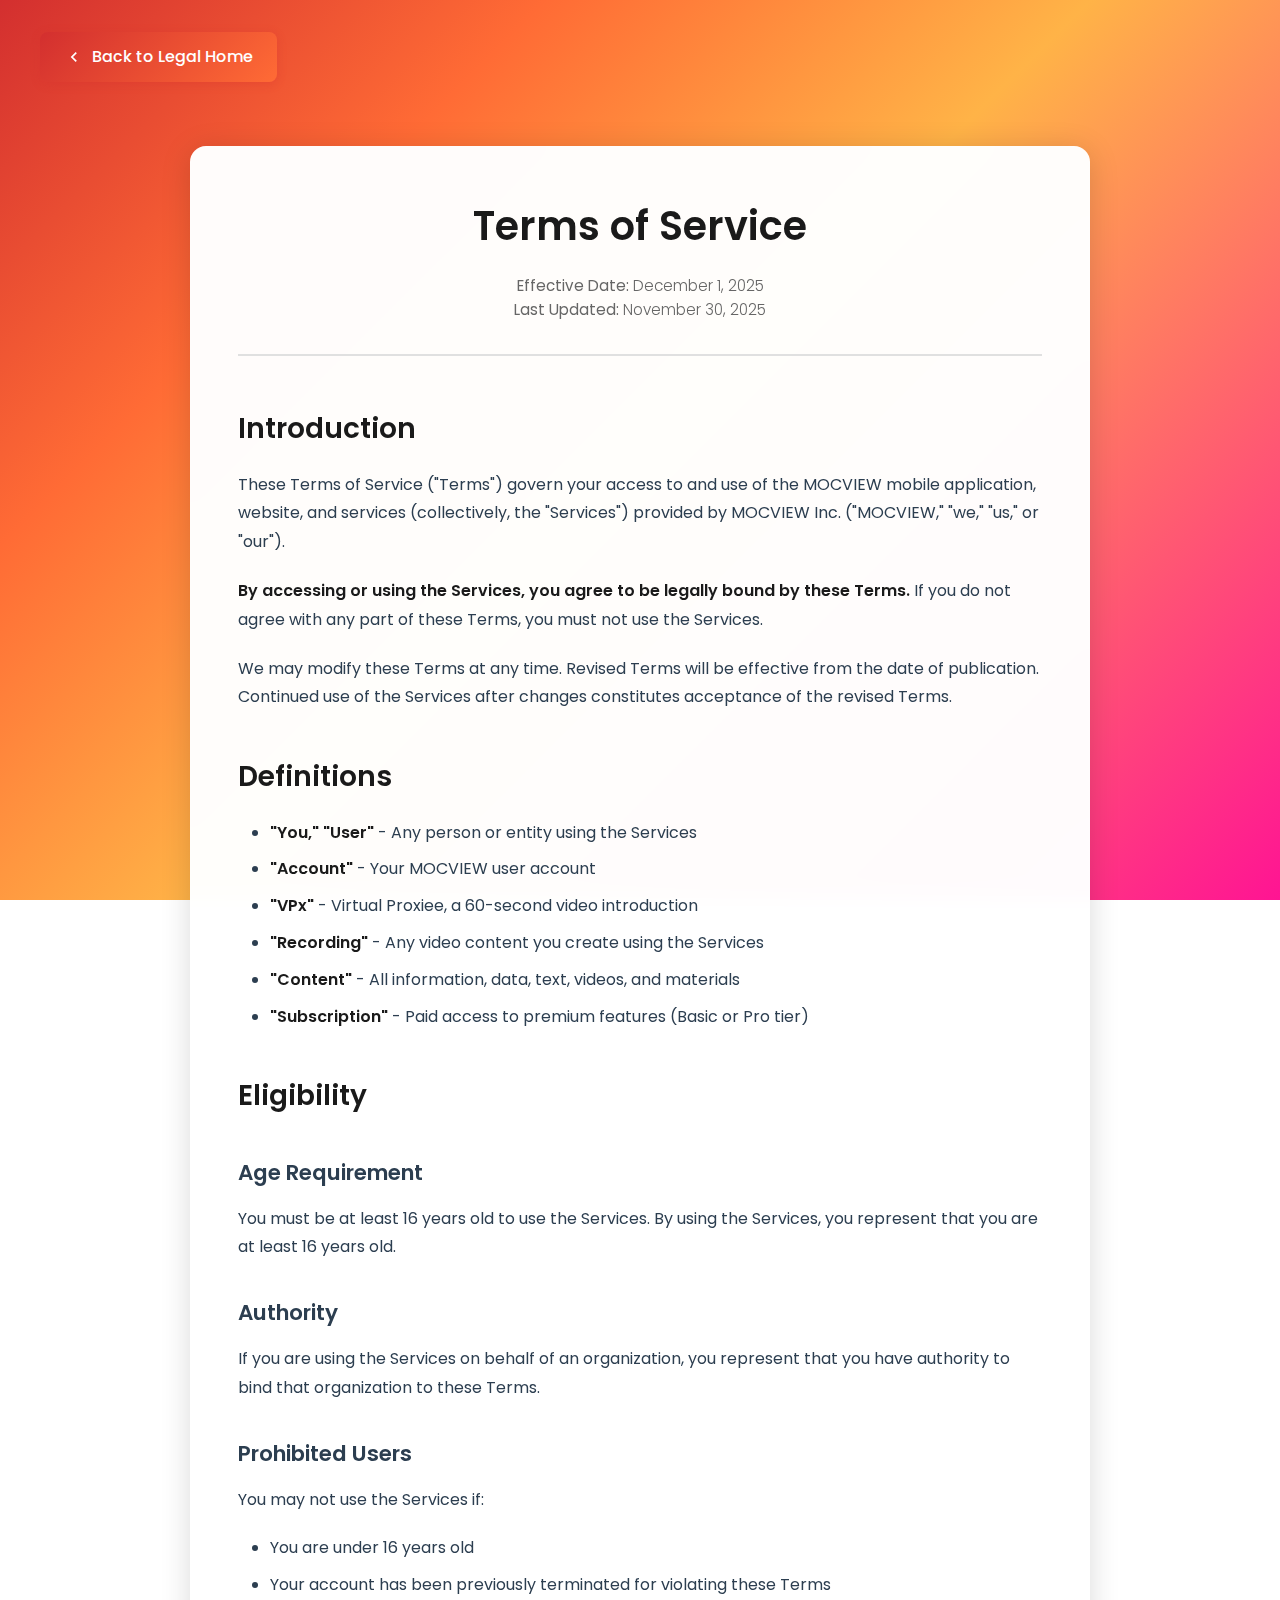
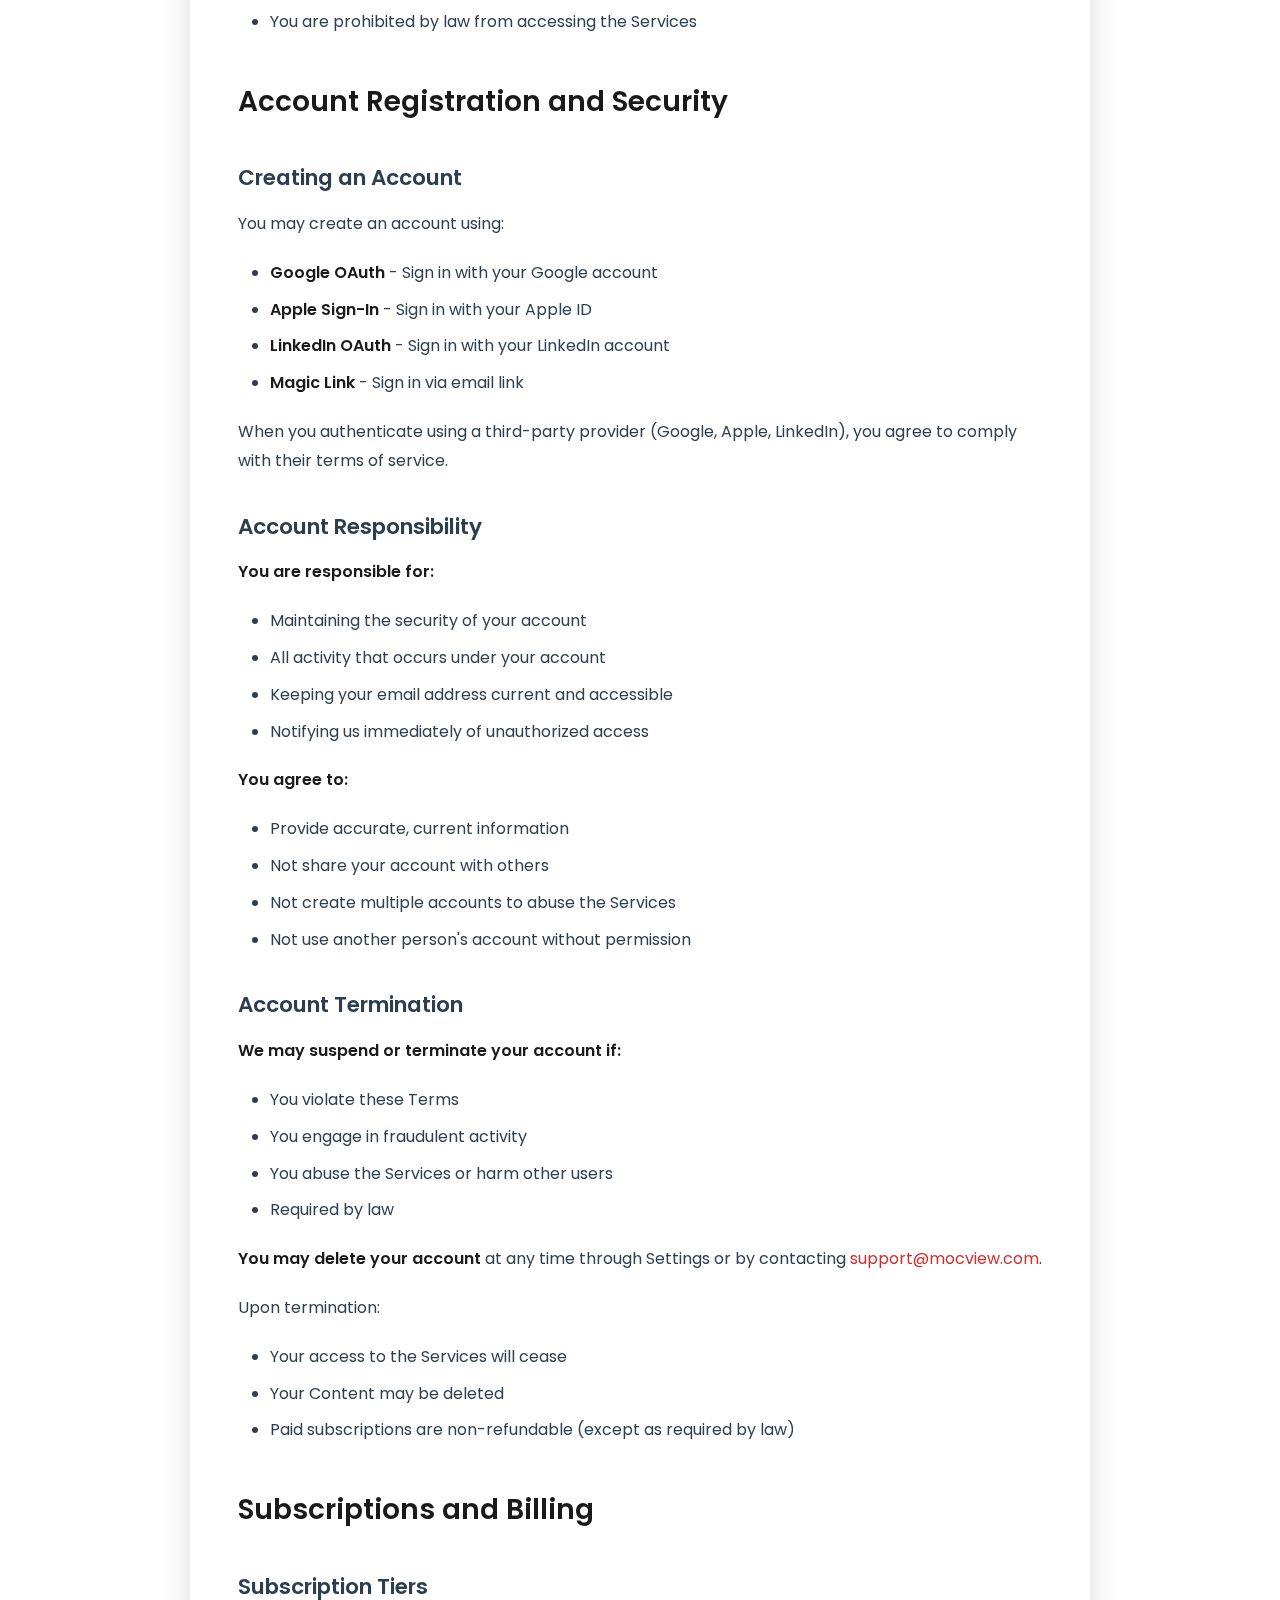
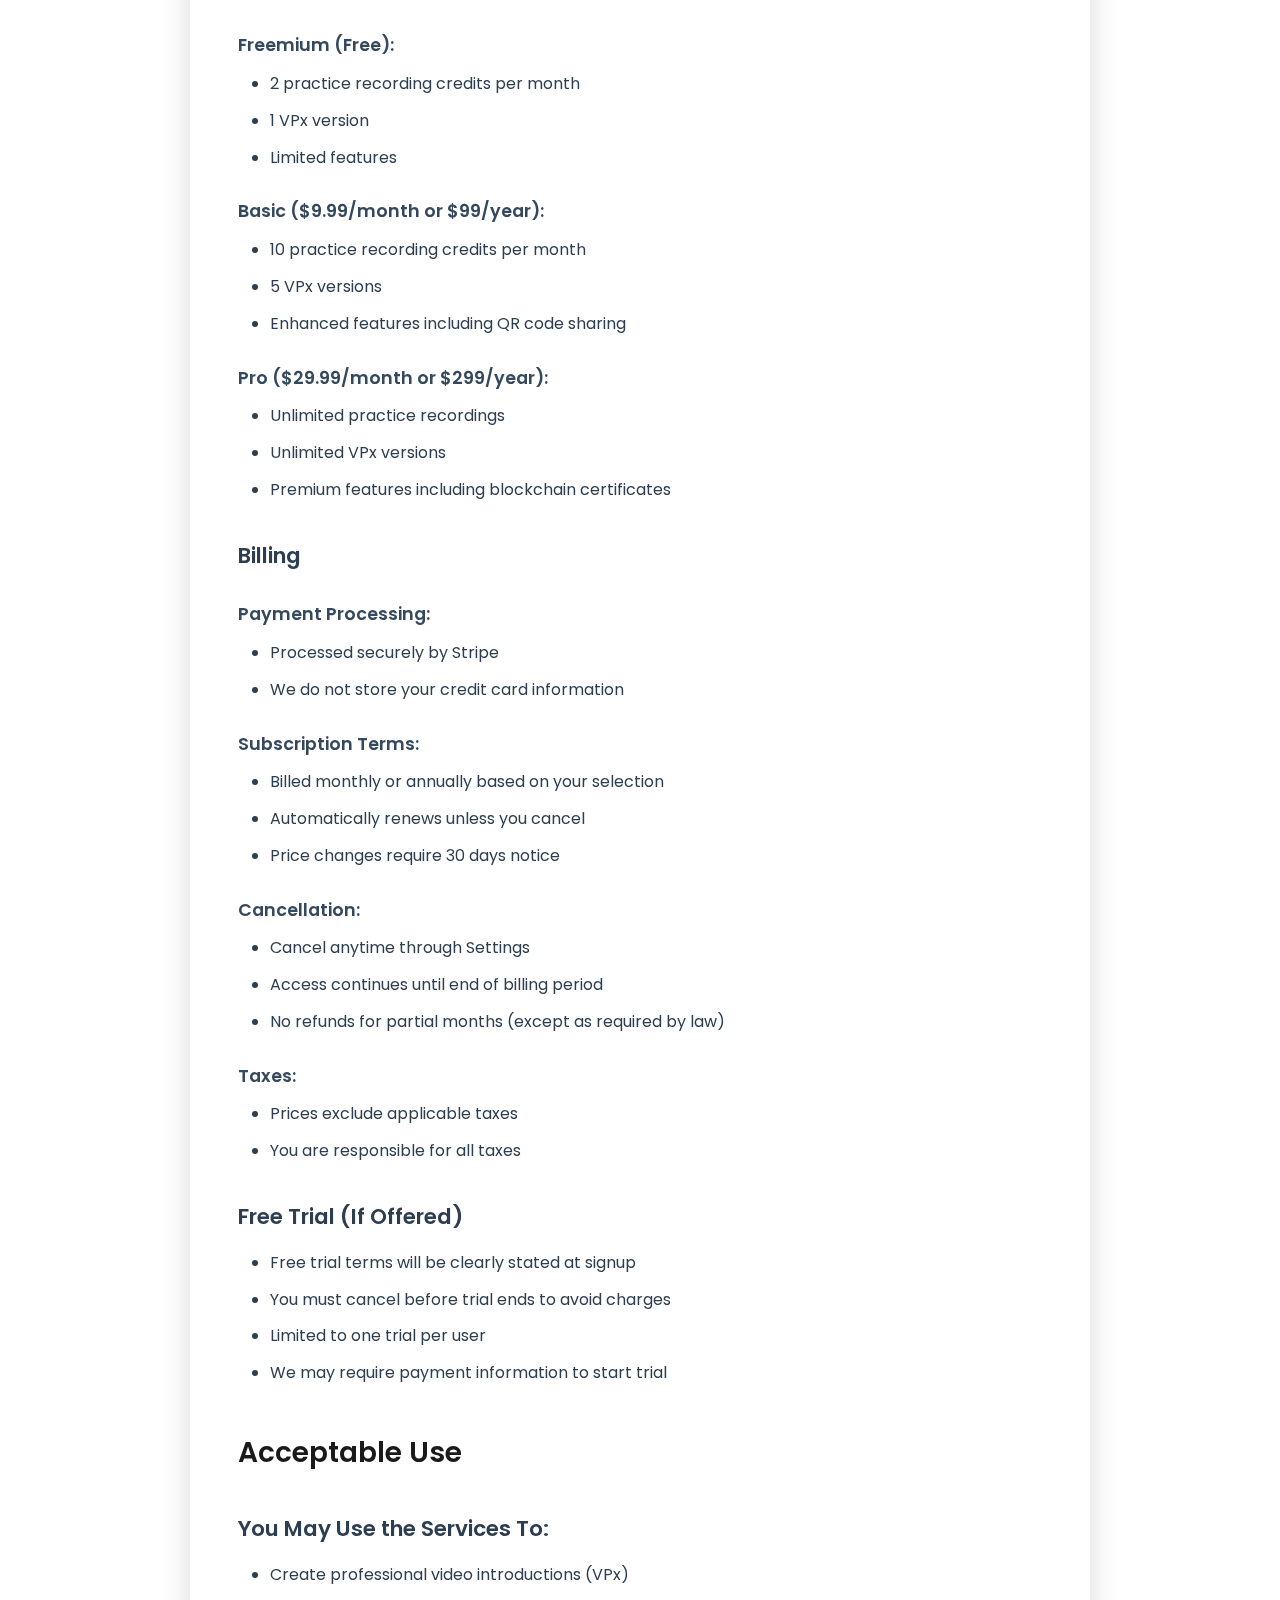
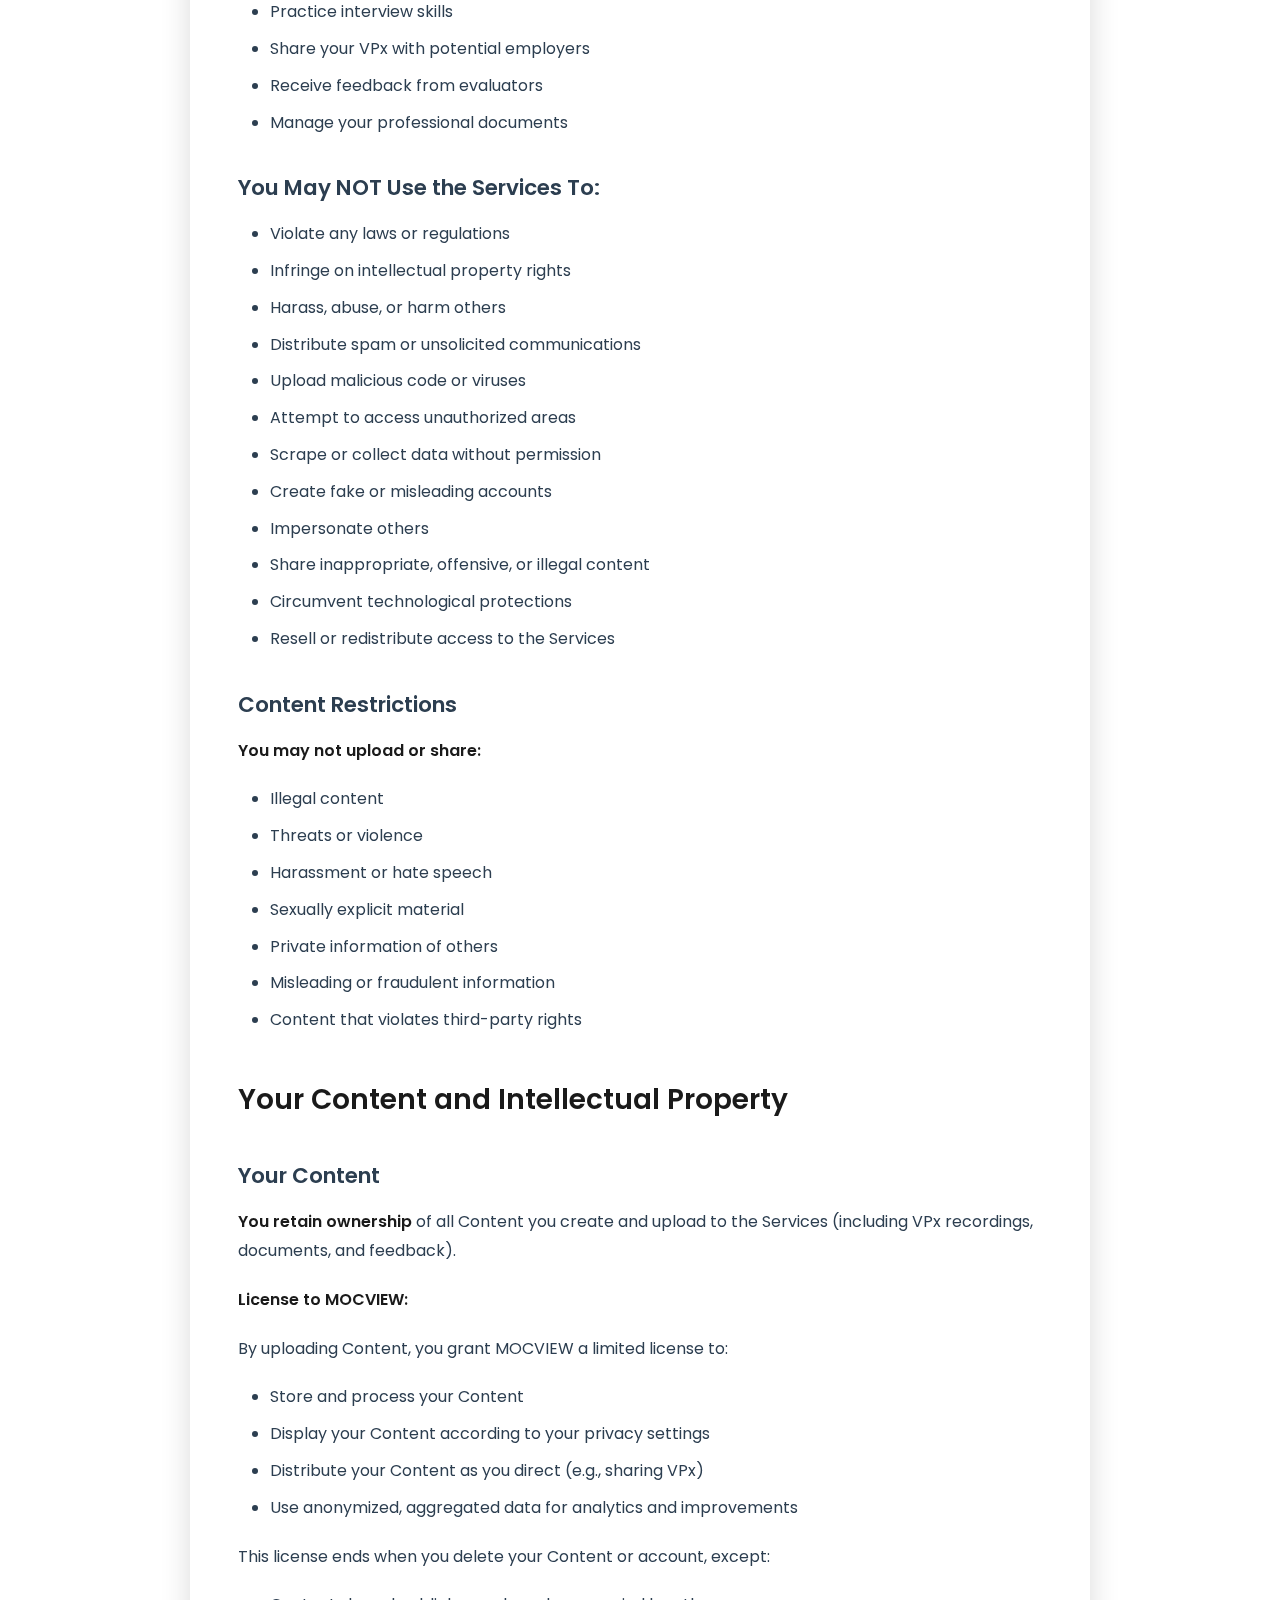
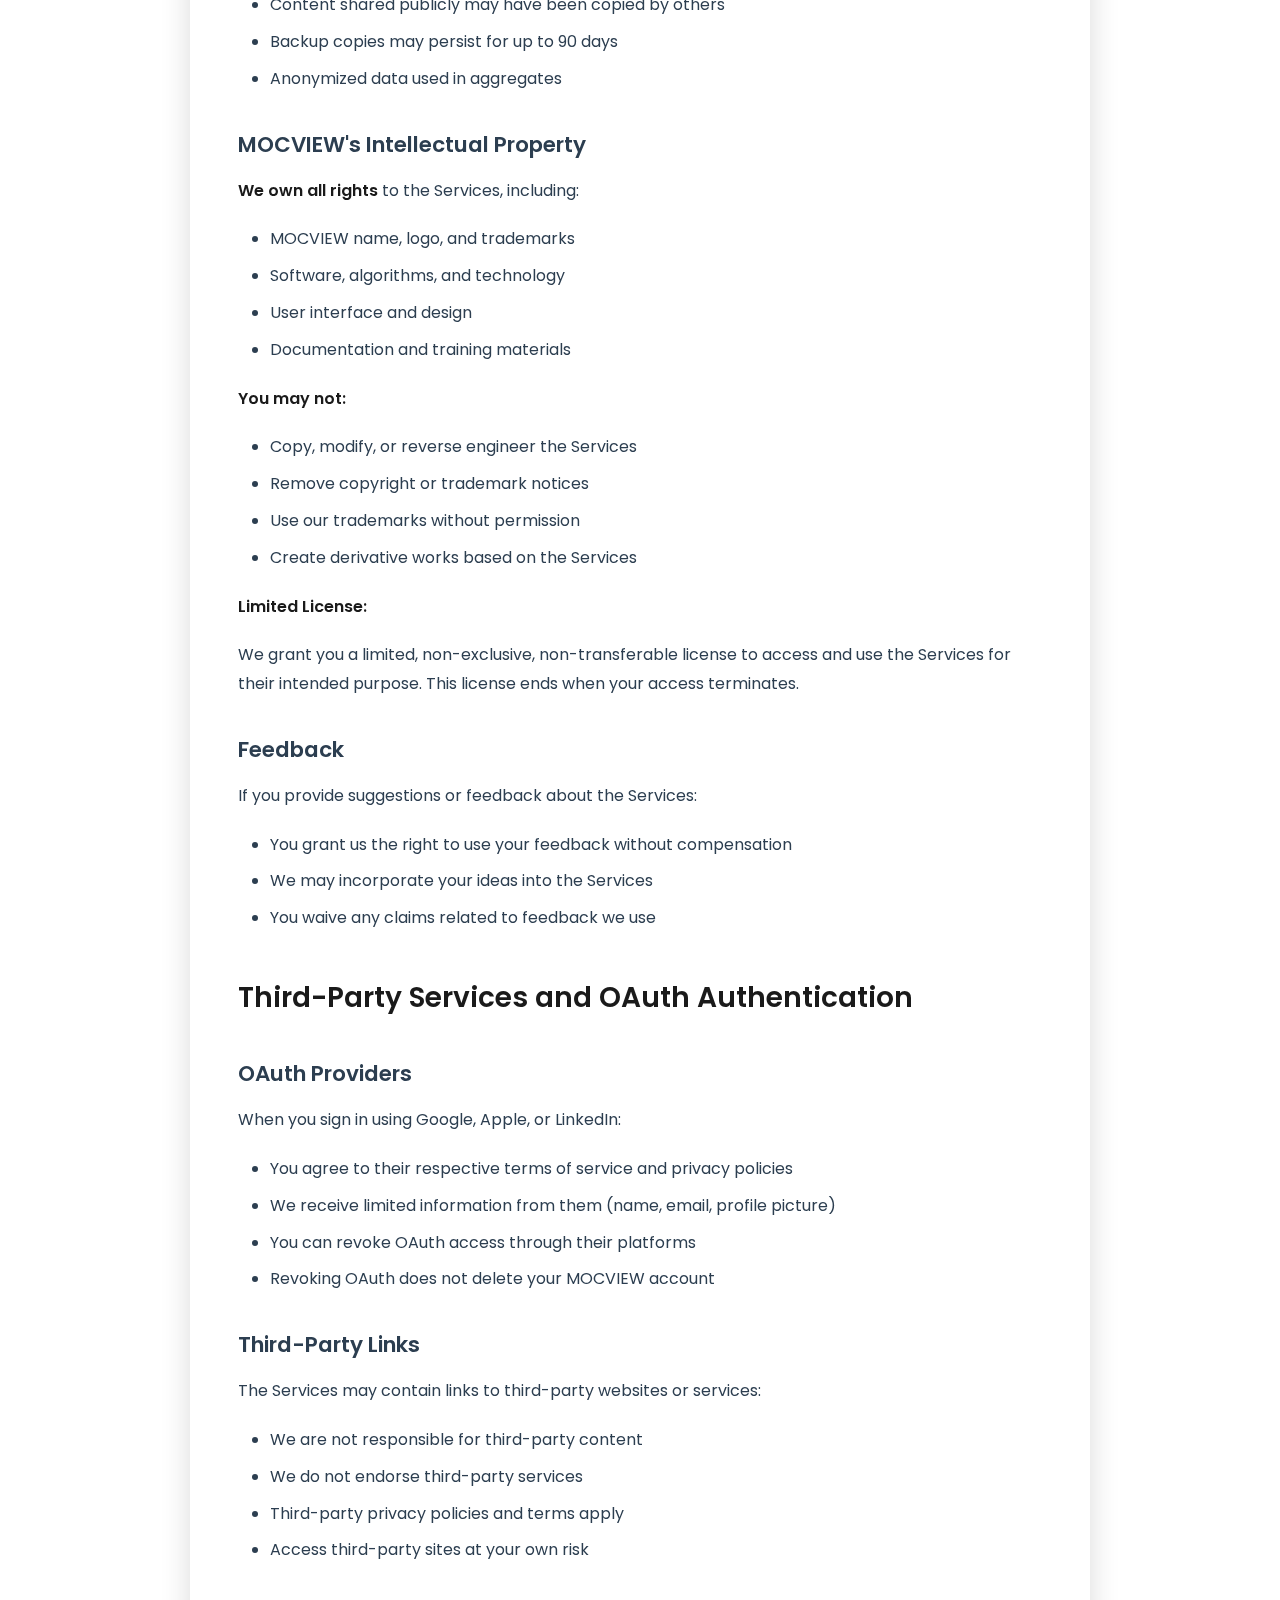
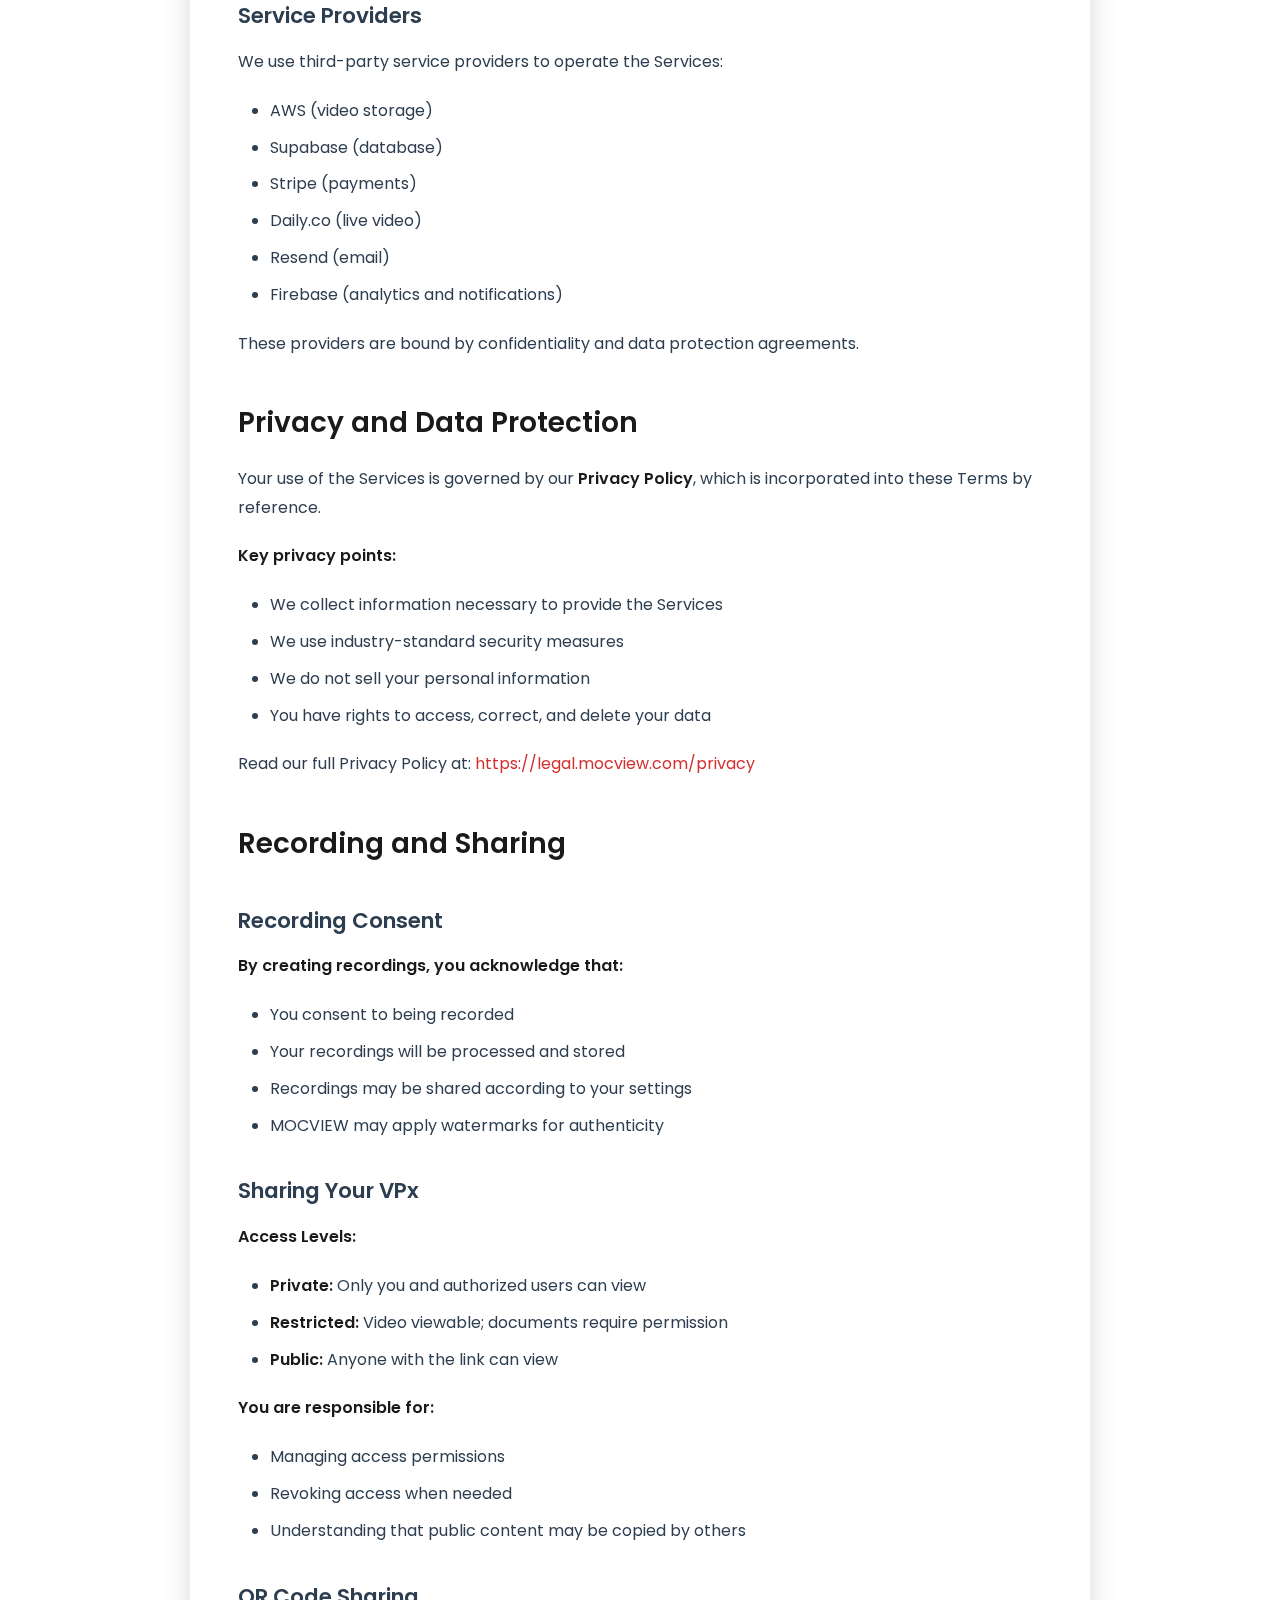
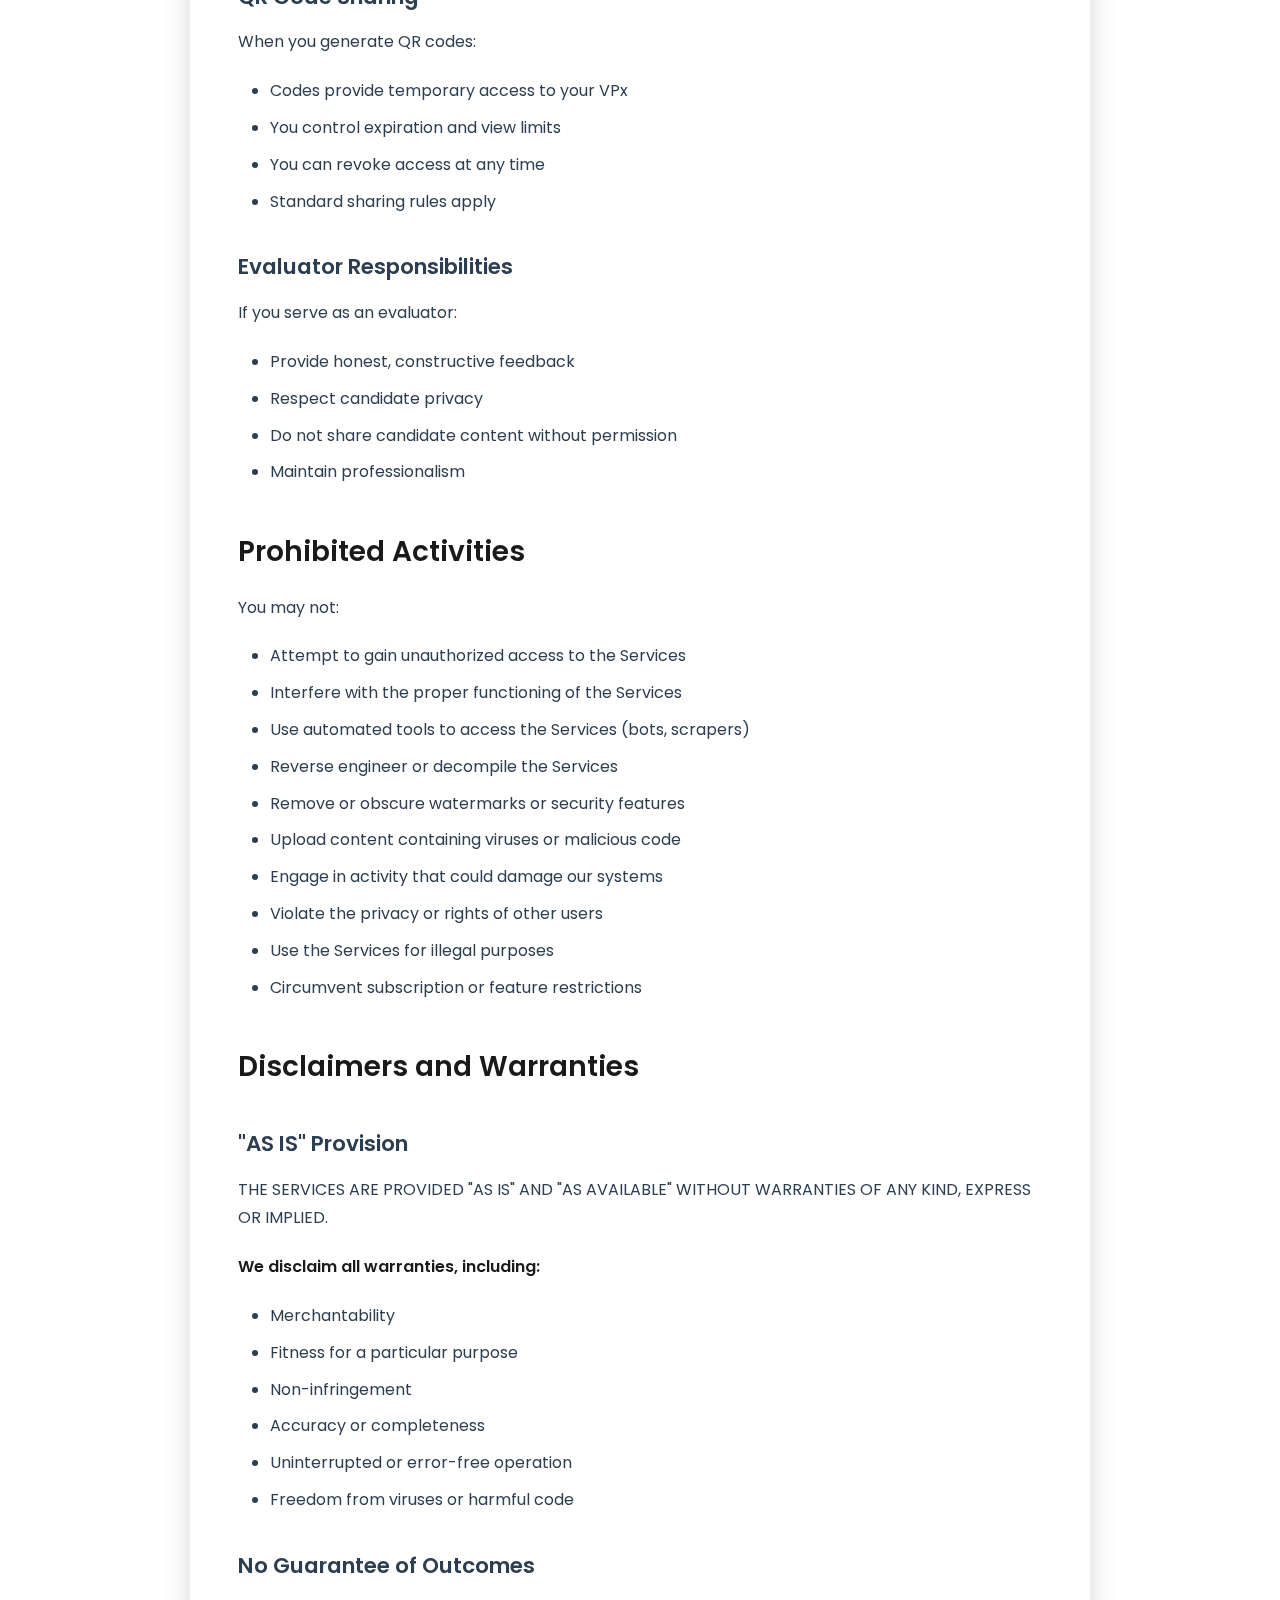
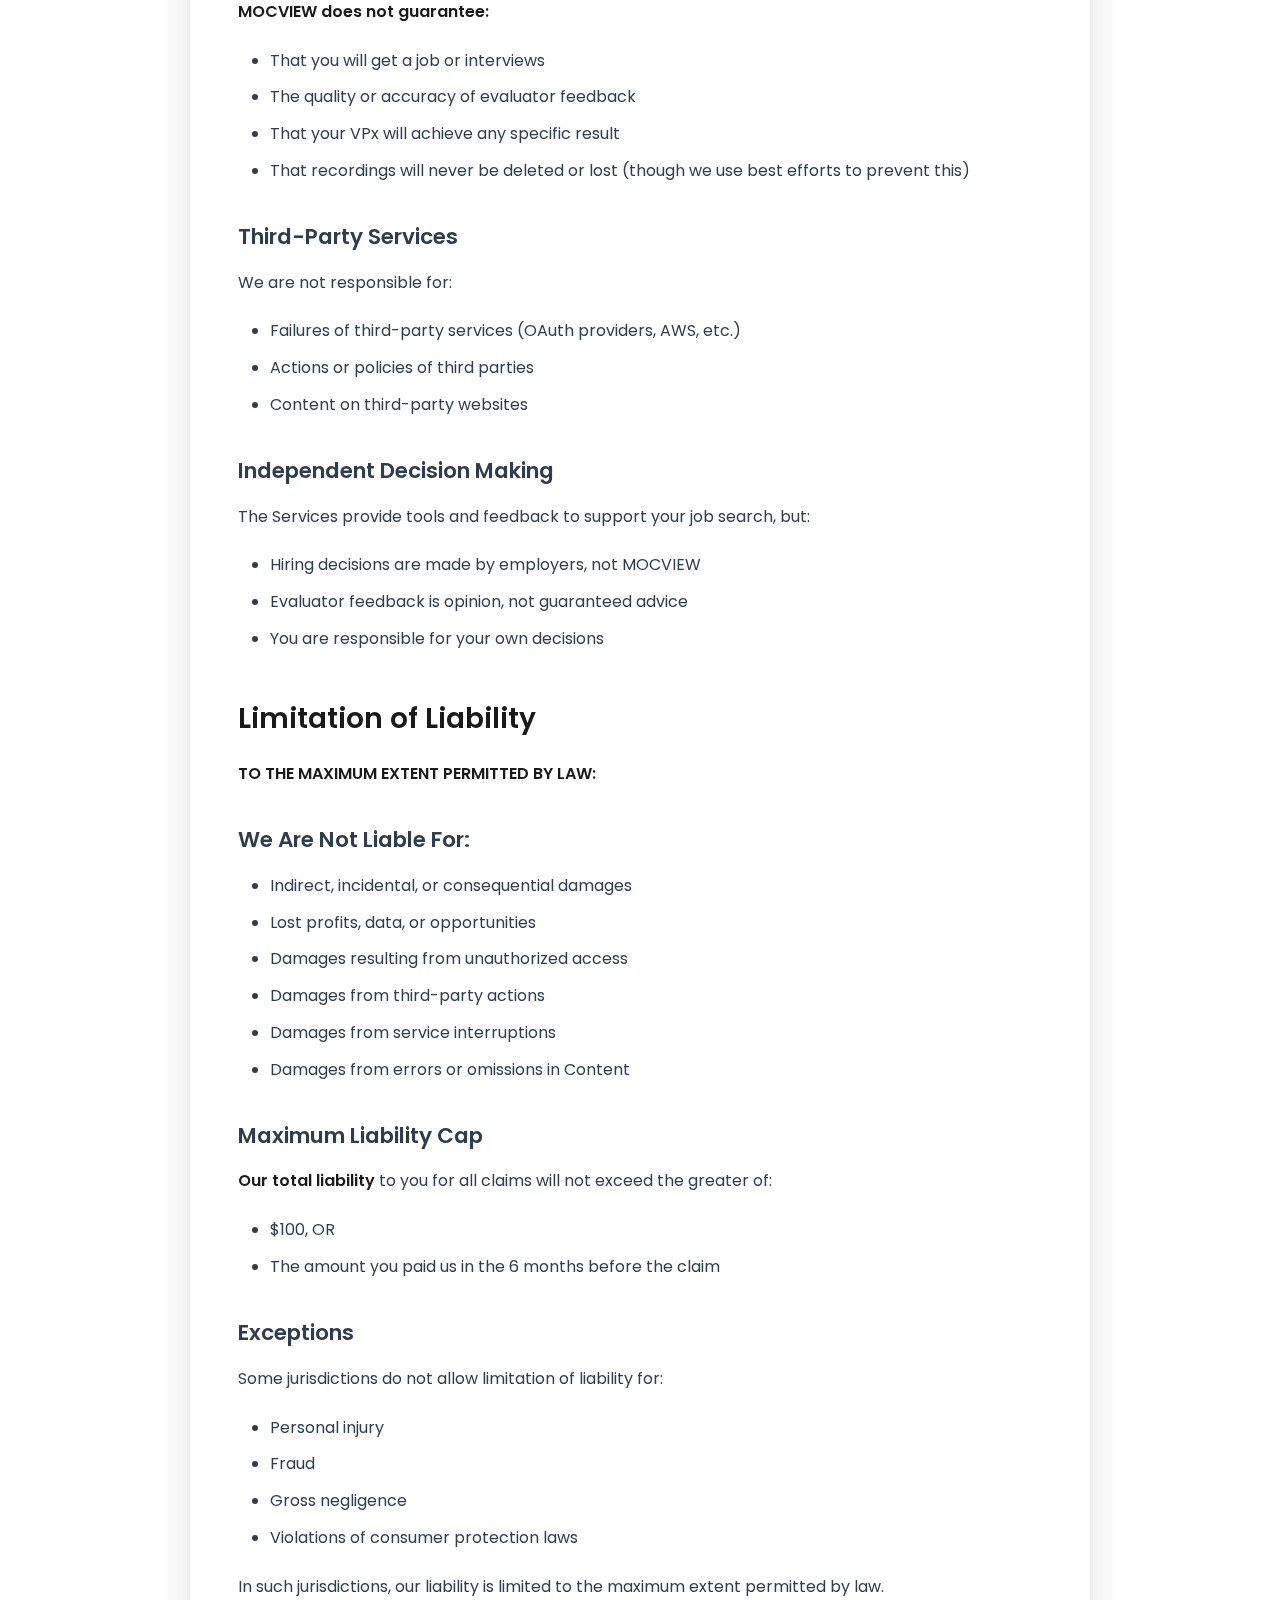
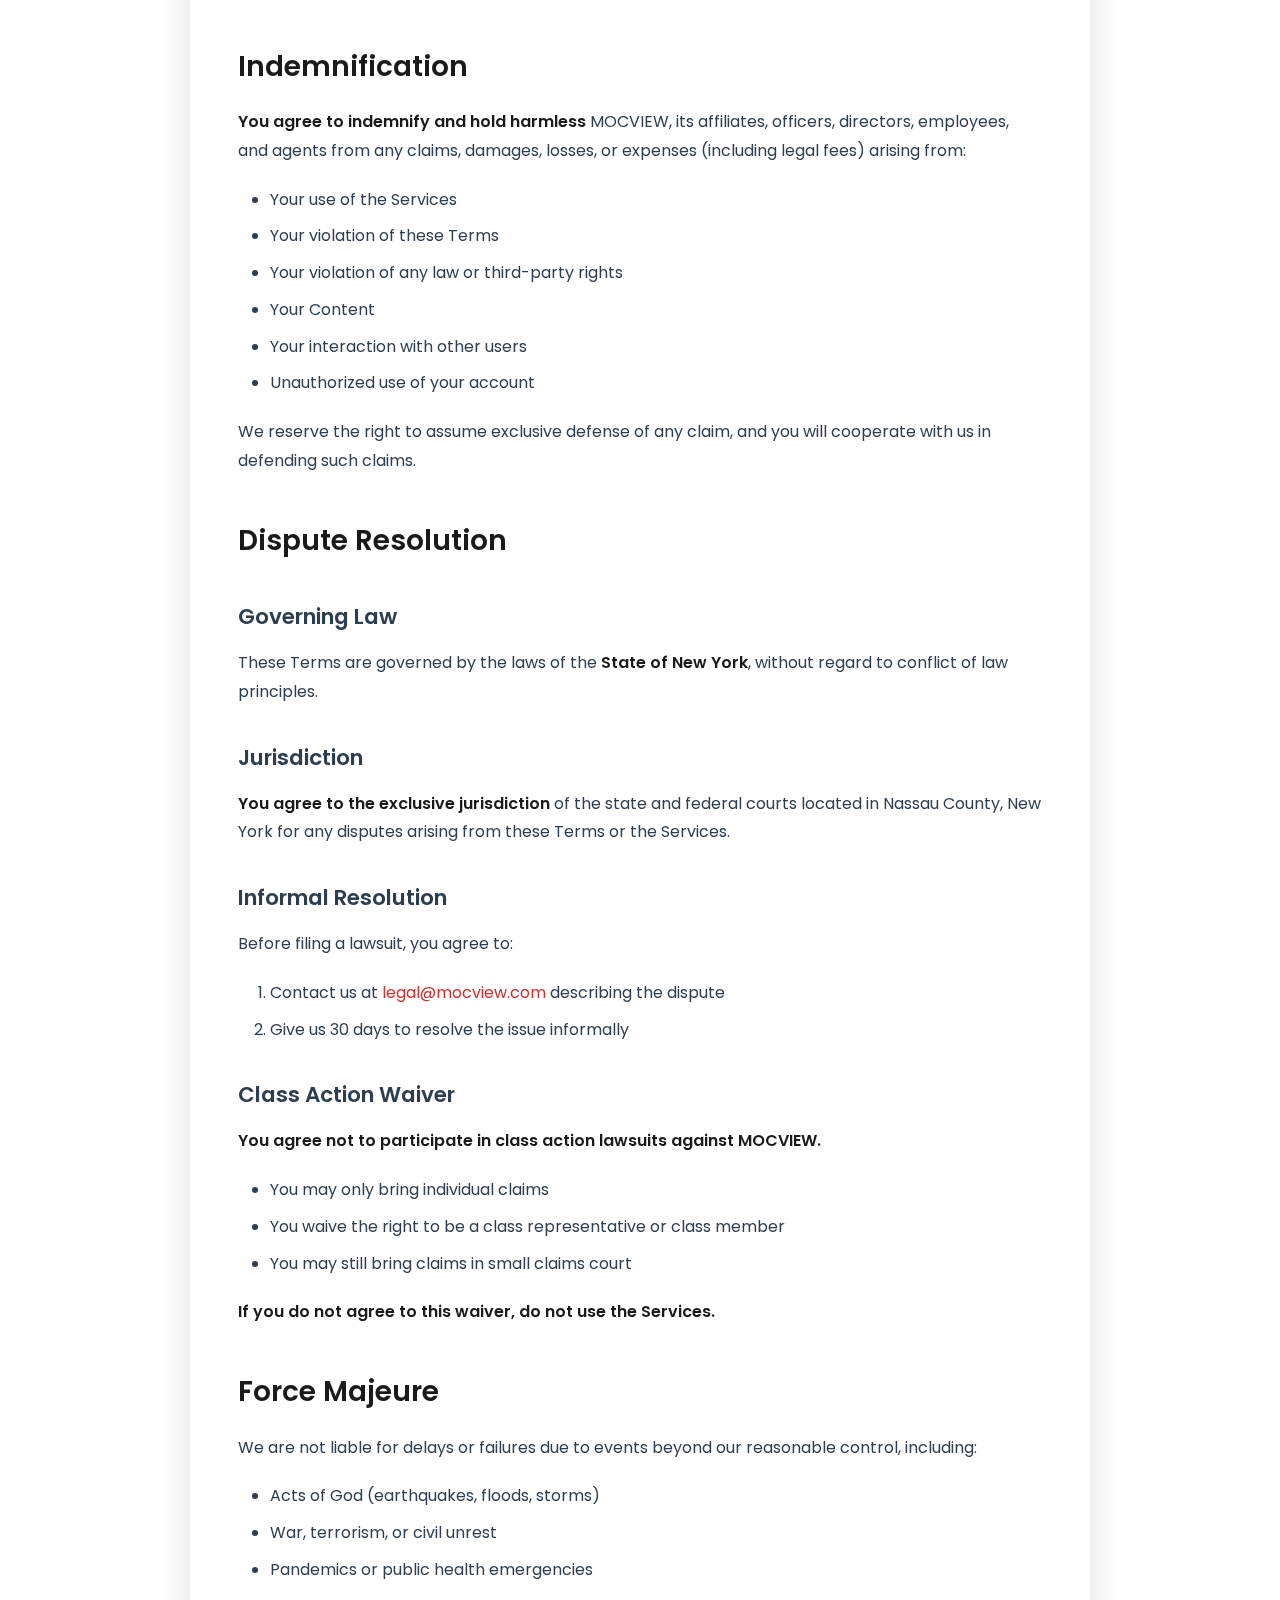
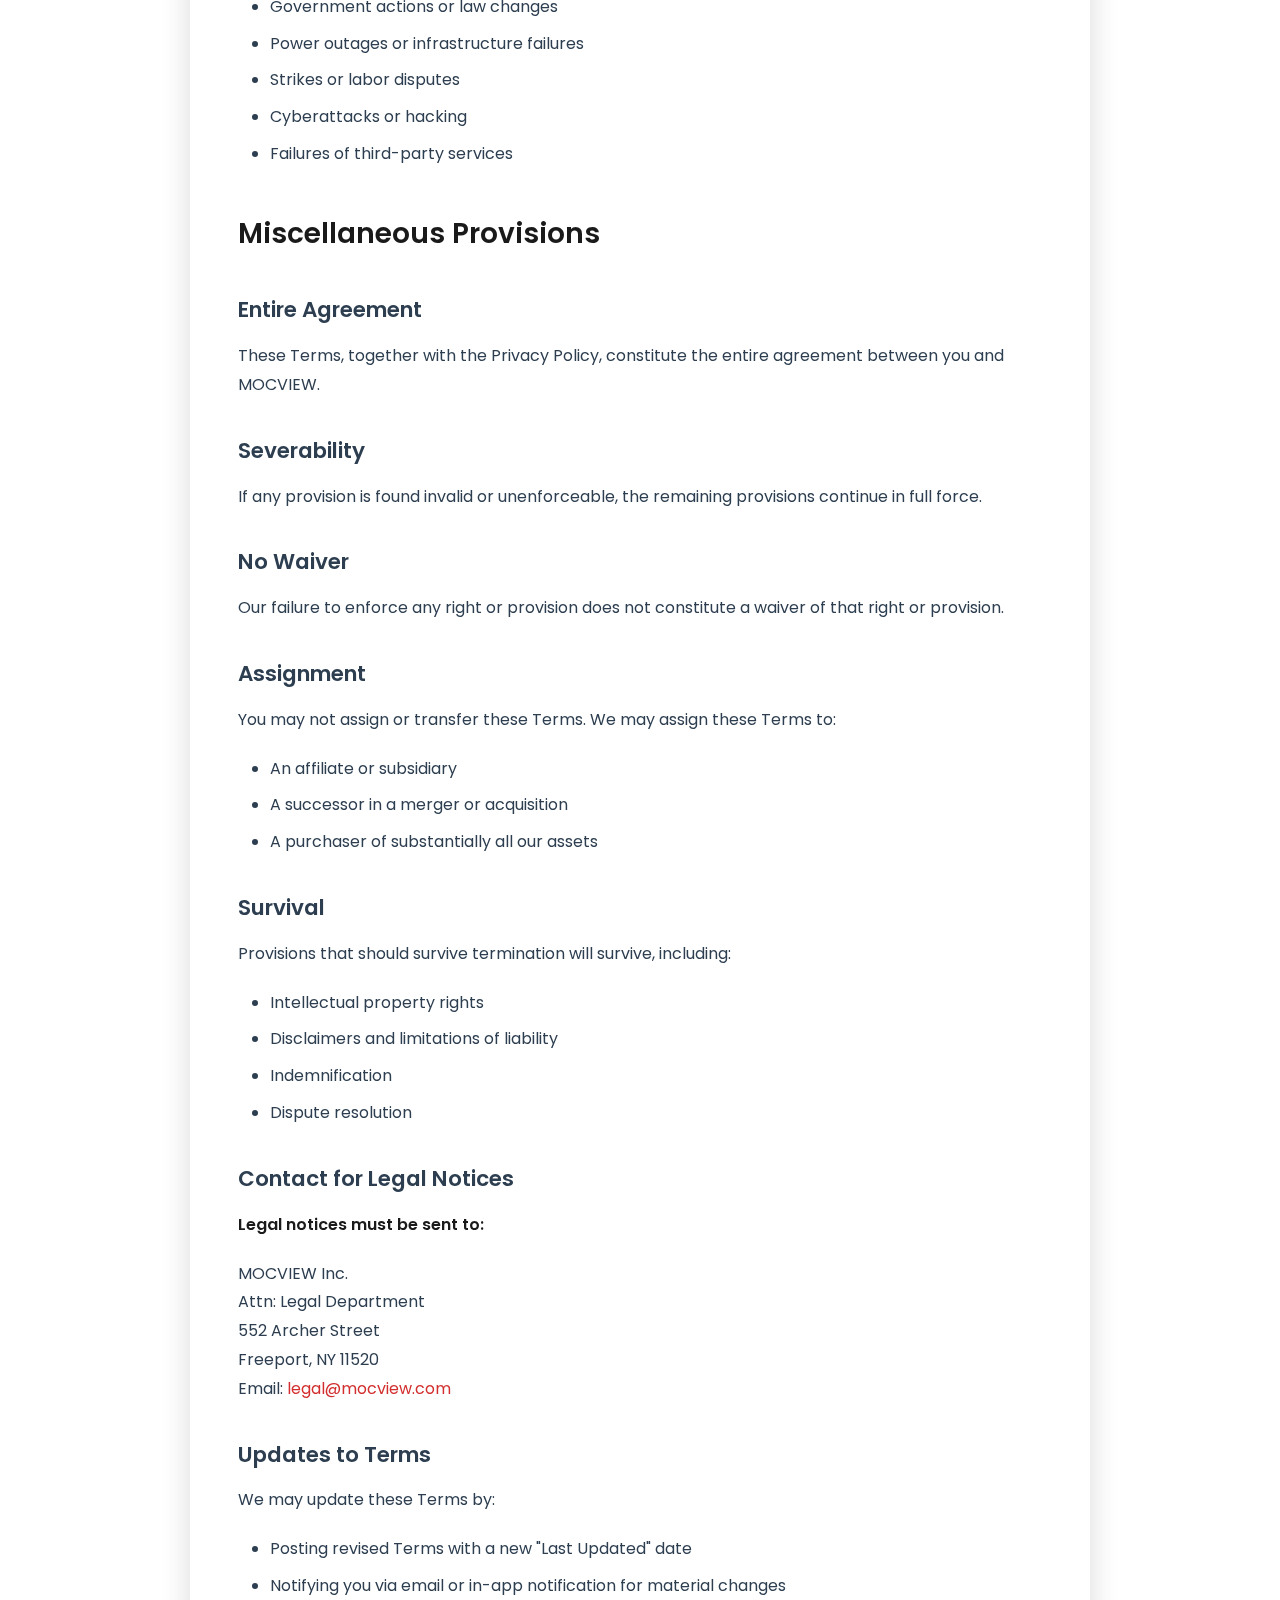
<file: terms/index.html>
<!DOCTYPE html>
<html lang="en">
<head>
    <meta charset="UTF-8">
    <meta name="viewport" content="width=device-width, initial-scale=1.0">
    <meta name="description" content="MOCVIEW Terms of Service - Terms and conditions for using MOCVIEW services">
    <meta name="keywords" content="MOCVIEW, terms of service, user agreement, legal">
    <title>Terms of Service - MOCVIEW</title>
    <link rel="stylesheet" href="../assets/css/style.css">
    <link rel="preconnect" href="https://fonts.googleapis.com">
    <link rel="preconnect" href="https://fonts.gstatic.com" crossorigin>
    <link href="https://fonts.googleapis.com/css2?family=Poppins:wght@200;300;400;500;600;700;800&display=swap" rel="stylesheet">
</head>
<body>
    <div class="gradient-background">
        <div class="container">
            <a href="../" class="back-button">
                <svg width="20" height="20" viewBox="0 0 24 24" fill="none" xmlns="http://www.w3.org/2000/svg">
                    <path d="M15.41 7.41L14 6l-6 6 6 6 1.41-1.41L10.83 12z" fill="currentColor"/>
                </svg>
                Back to Legal Home
            </a>

            <div class="legal-document">
                <div class="legal-header">
                    <h1 class="legal-title">Terms of Service</h1>
                    <div class="legal-meta">
                        <strong>Effective Date:</strong> December 1, 2025<br>
                        <strong>Last Updated:</strong> November 30, 2025
                    </div>
                </div>

                <div class="legal-content">
                    <h2>Introduction</h2>
                    <p>These Terms of Service ("Terms") govern your access to and use of the MOCVIEW mobile application, website, and services (collectively, the "Services") provided by MOCVIEW Inc. ("MOCVIEW," "we," "us," or "our").</p>
                    <p><strong>By accessing or using the Services, you agree to be legally bound by these Terms.</strong> If you do not agree with any part of these Terms, you must not use the Services.</p>
                    <p>We may modify these Terms at any time. Revised Terms will be effective from the date of publication. Continued use of the Services after changes constitutes acceptance of the revised Terms.</p>

                    <h2>Definitions</h2>
                    <ul>
                        <li><strong>"You," "User"</strong> - Any person or entity using the Services</li>
                        <li><strong>"Account"</strong> - Your MOCVIEW user account</li>
                        <li><strong>"VPx"</strong> - Virtual Proxiee, a 60-second video introduction</li>
                        <li><strong>"Recording"</strong> - Any video content you create using the Services</li>
                        <li><strong>"Content"</strong> - All information, data, text, videos, and materials</li>
                        <li><strong>"Subscription"</strong> - Paid access to premium features (Basic or Pro tier)</li>
                    </ul>

                    <h2>Eligibility</h2>

                    <h3>Age Requirement</h3>
                    <p>You must be at least 16 years old to use the Services. By using the Services, you represent that you are at least 16 years old.</p>

                    <h3>Authority</h3>
                    <p>If you are using the Services on behalf of an organization, you represent that you have authority to bind that organization to these Terms.</p>

                    <h3>Prohibited Users</h3>
                    <p>You may not use the Services if:</p>
                    <ul>
                        <li>You are under 16 years old</li>
                        <li>Your account has been previously terminated for violating these Terms</li>
                        <li>You are prohibited by law from accessing the Services</li>
                    </ul>

                    <h2>Account Registration and Security</h2>

                    <h3>Creating an Account</h3>
                    <p>You may create an account using:</p>
                    <ul>
                        <li><strong>Google OAuth</strong> - Sign in with your Google account</li>
                        <li><strong>Apple Sign-In</strong> - Sign in with your Apple ID</li>
                        <li><strong>LinkedIn OAuth</strong> - Sign in with your LinkedIn account</li>
                        <li><strong>Magic Link</strong> - Sign in via email link</li>
                    </ul>
                    <p>When you authenticate using a third-party provider (Google, Apple, LinkedIn), you agree to comply with their terms of service.</p>

                    <h3>Account Responsibility</h3>
                    <p><strong>You are responsible for:</strong></p>
                    <ul>
                        <li>Maintaining the security of your account</li>
                        <li>All activity that occurs under your account</li>
                        <li>Keeping your email address current and accessible</li>
                        <li>Notifying us immediately of unauthorized access</li>
                    </ul>

                    <p><strong>You agree to:</strong></p>
                    <ul>
                        <li>Provide accurate, current information</li>
                        <li>Not share your account with others</li>
                        <li>Not create multiple accounts to abuse the Services</li>
                        <li>Not use another person's account without permission</li>
                    </ul>

                    <h3>Account Termination</h3>
                    <p><strong>We may suspend or terminate your account if:</strong></p>
                    <ul>
                        <li>You violate these Terms</li>
                        <li>You engage in fraudulent activity</li>
                        <li>You abuse the Services or harm other users</li>
                        <li>Required by law</li>
                    </ul>

                    <p><strong>You may delete your account</strong> at any time through Settings or by contacting <a href="mailto:support@mocview.com">support@mocview.com</a>.</p>

                    <p>Upon termination:</p>
                    <ul>
                        <li>Your access to the Services will cease</li>
                        <li>Your Content may be deleted</li>
                        <li>Paid subscriptions are non-refundable (except as required by law)</li>
                    </ul>

                    <h2>Subscriptions and Billing</h2>

                    <h3>Subscription Tiers</h3>

                    <h4>Freemium (Free):</h4>
                    <ul>
                        <li>2 practice recording credits per month</li>
                        <li>1 VPx version</li>
                        <li>Limited features</li>
                    </ul>

                    <h4>Basic ($9.99/month or $99/year):</h4>
                    <ul>
                        <li>10 practice recording credits per month</li>
                        <li>5 VPx versions</li>
                        <li>Enhanced features including QR code sharing</li>
                    </ul>

                    <h4>Pro ($29.99/month or $299/year):</h4>
                    <ul>
                        <li>Unlimited practice recordings</li>
                        <li>Unlimited VPx versions</li>
                        <li>Premium features including blockchain certificates</li>
                    </ul>

                    <h3>Billing</h3>
                    
                    <h4>Payment Processing:</h4>
                    <ul>
                        <li>Processed securely by Stripe</li>
                        <li>We do not store your credit card information</li>
                    </ul>

                    <h4>Subscription Terms:</h4>
                    <ul>
                        <li>Billed monthly or annually based on your selection</li>
                        <li>Automatically renews unless you cancel</li>
                        <li>Price changes require 30 days notice</li>
                    </ul>

                    <h4>Cancellation:</h4>
                    <ul>
                        <li>Cancel anytime through Settings</li>
                        <li>Access continues until end of billing period</li>
                        <li>No refunds for partial months (except as required by law)</li>
                    </ul>

                    <h4>Taxes:</h4>
                    <ul>
                        <li>Prices exclude applicable taxes</li>
                        <li>You are responsible for all taxes</li>
                    </ul>

                    <h3>Free Trial (If Offered)</h3>
                    <ul>
                        <li>Free trial terms will be clearly stated at signup</li>
                        <li>You must cancel before trial ends to avoid charges</li>
                        <li>Limited to one trial per user</li>
                        <li>We may require payment information to start trial</li>
                    </ul>

                    <h2>Acceptable Use</h2>

                    <h3>You May Use the Services To:</h3>
                    <ul>
                        <li>Create professional video introductions (VPx)</li>
                        <li>Practice interview skills</li>
                        <li>Share your VPx with potential employers</li>
                        <li>Receive feedback from evaluators</li>
                        <li>Manage your professional documents</li>
                    </ul>

                    <h3>You May NOT Use the Services To:</h3>
                    <ul>
                        <li>Violate any laws or regulations</li>
                        <li>Infringe on intellectual property rights</li>
                        <li>Harass, abuse, or harm others</li>
                        <li>Distribute spam or unsolicited communications</li>
                        <li>Upload malicious code or viruses</li>
                        <li>Attempt to access unauthorized areas</li>
                        <li>Scrape or collect data without permission</li>
                        <li>Create fake or misleading accounts</li>
                        <li>Impersonate others</li>
                        <li>Share inappropriate, offensive, or illegal content</li>
                        <li>Circumvent technological protections</li>
                        <li>Resell or redistribute access to the Services</li>
                    </ul>

                    <h3>Content Restrictions</h3>
                    <p><strong>You may not upload or share:</strong></p>
                    <ul>
                        <li>Illegal content</li>
                        <li>Threats or violence</li>
                        <li>Harassment or hate speech</li>
                        <li>Sexually explicit material</li>
                        <li>Private information of others</li>
                        <li>Misleading or fraudulent information</li>
                        <li>Content that violates third-party rights</li>
                    </ul>

                    <h2>Your Content and Intellectual Property</h2>

                    <h3>Your Content</h3>
                    <p><strong>You retain ownership</strong> of all Content you create and upload to the Services (including VPx recordings, documents, and feedback).</p>

                    <p><strong>License to MOCVIEW:</strong></p>
                    <p>By uploading Content, you grant MOCVIEW a limited license to:</p>
                    <ul>
                        <li>Store and process your Content</li>
                        <li>Display your Content according to your privacy settings</li>
                        <li>Distribute your Content as you direct (e.g., sharing VPx)</li>
                        <li>Use anonymized, aggregated data for analytics and improvements</li>
                    </ul>

                    <p>This license ends when you delete your Content or account, except:</p>
                    <ul>
                        <li>Content shared publicly may have been copied by others</li>
                        <li>Backup copies may persist for up to 90 days</li>
                        <li>Anonymized data used in aggregates</li>
                    </ul>

                    <h3>MOCVIEW's Intellectual Property</h3>
                    <p><strong>We own all rights</strong> to the Services, including:</p>
                    <ul>
                        <li>MOCVIEW name, logo, and trademarks</li>
                        <li>Software, algorithms, and technology</li>
                        <li>User interface and design</li>
                        <li>Documentation and training materials</li>
                    </ul>

                    <p><strong>You may not:</strong></p>
                    <ul>
                        <li>Copy, modify, or reverse engineer the Services</li>
                        <li>Remove copyright or trademark notices</li>
                        <li>Use our trademarks without permission</li>
                        <li>Create derivative works based on the Services</li>
                    </ul>

                    <p><strong>Limited License:</strong></p>
                    <p>We grant you a limited, non-exclusive, non-transferable license to access and use the Services for their intended purpose. This license ends when your access terminates.</p>

                    <h3>Feedback</h3>
                    <p>If you provide suggestions or feedback about the Services:</p>
                    <ul>
                        <li>You grant us the right to use your feedback without compensation</li>
                        <li>We may incorporate your ideas into the Services</li>
                        <li>You waive any claims related to feedback we use</li>
                    </ul>

                    <h2>Third-Party Services and OAuth Authentication</h2>

                    <h3>OAuth Providers</h3>
                    <p>When you sign in using Google, Apple, or LinkedIn:</p>
                    <ul>
                        <li>You agree to their respective terms of service and privacy policies</li>
                        <li>We receive limited information from them (name, email, profile picture)</li>
                        <li>You can revoke OAuth access through their platforms</li>
                        <li>Revoking OAuth does not delete your MOCVIEW account</li>
                    </ul>

                    <h3>Third-Party Links</h3>
                    <p>The Services may contain links to third-party websites or services:</p>
                    <ul>
                        <li>We are not responsible for third-party content</li>
                        <li>We do not endorse third-party services</li>
                        <li>Third-party privacy policies and terms apply</li>
                        <li>Access third-party sites at your own risk</li>
                    </ul>

                    <h3>Service Providers</h3>
                    <p>We use third-party service providers to operate the Services:</p>
                    <ul>
                        <li>AWS (video storage)</li>
                        <li>Supabase (database)</li>
                        <li>Stripe (payments)</li>
                        <li>Daily.co (live video)</li>
                        <li>Resend (email)</li>
                        <li>Firebase (analytics and notifications)</li>
                    </ul>
                    <p>These providers are bound by confidentiality and data protection agreements.</p>

                    <h2>Privacy and Data Protection</h2>
                    <p>Your use of the Services is governed by our <strong>Privacy Policy</strong>, which is incorporated into these Terms by reference.</p>

                    <p><strong>Key privacy points:</strong></p>
                    <ul>
                        <li>We collect information necessary to provide the Services</li>
                        <li>We use industry-standard security measures</li>
                        <li>We do not sell your personal information</li>
                        <li>You have rights to access, correct, and delete your data</li>
                    </ul>

                    <p>Read our full Privacy Policy at: <a href="/privacy">https://legal.mocview.com/privacy</a></p>

                    <h2>Recording and Sharing</h2>

                    <h3>Recording Consent</h3>
                    <p><strong>By creating recordings, you acknowledge that:</strong></p>
                    <ul>
                        <li>You consent to being recorded</li>
                        <li>Your recordings will be processed and stored</li>
                        <li>Recordings may be shared according to your settings</li>
                        <li>MOCVIEW may apply watermarks for authenticity</li>
                    </ul>

                    <h3>Sharing Your VPx</h3>
                    <p><strong>Access Levels:</strong></p>
                    <ul>
                        <li><strong>Private:</strong> Only you and authorized users can view</li>
                        <li><strong>Restricted:</strong> Video viewable; documents require permission</li>
                        <li><strong>Public:</strong> Anyone with the link can view</li>
                    </ul>

                    <p><strong>You are responsible for:</strong></p>
                    <ul>
                        <li>Managing access permissions</li>
                        <li>Revoking access when needed</li>
                        <li>Understanding that public content may be copied by others</li>
                    </ul>

                    <h3>QR Code Sharing</h3>
                    <p>When you generate QR codes:</p>
                    <ul>
                        <li>Codes provide temporary access to your VPx</li>
                        <li>You control expiration and view limits</li>
                        <li>You can revoke access at any time</li>
                        <li>Standard sharing rules apply</li>
                    </ul>

                    <h3>Evaluator Responsibilities</h3>
                    <p>If you serve as an evaluator:</p>
                    <ul>
                        <li>Provide honest, constructive feedback</li>
                        <li>Respect candidate privacy</li>
                        <li>Do not share candidate content without permission</li>
                        <li>Maintain professionalism</li>
                    </ul>

                    <h2>Prohibited Activities</h2>
                    <p>You may not:</p>
                    <ul>
                        <li>Attempt to gain unauthorized access to the Services</li>
                        <li>Interfere with the proper functioning of the Services</li>
                        <li>Use automated tools to access the Services (bots, scrapers)</li>
                        <li>Reverse engineer or decompile the Services</li>
                        <li>Remove or obscure watermarks or security features</li>
                        <li>Upload content containing viruses or malicious code</li>
                        <li>Engage in activity that could damage our systems</li>
                        <li>Violate the privacy or rights of other users</li>
                        <li>Use the Services for illegal purposes</li>
                        <li>Circumvent subscription or feature restrictions</li>
                    </ul>

                    <h2>Disclaimers and Warranties</h2>

                    <h3>"AS IS" Provision</h3>
                    <p>THE SERVICES ARE PROVIDED "AS IS" AND "AS AVAILABLE" WITHOUT WARRANTIES OF ANY KIND, EXPRESS OR IMPLIED.</p>

                    <p><strong>We disclaim all warranties, including:</strong></p>
                    <ul>
                        <li>Merchantability</li>
                        <li>Fitness for a particular purpose</li>
                        <li>Non-infringement</li>
                        <li>Accuracy or completeness</li>
                        <li>Uninterrupted or error-free operation</li>
                        <li>Freedom from viruses or harmful code</li>
                    </ul>

                    <h3>No Guarantee of Outcomes</h3>
                    <p><strong>MOCVIEW does not guarantee:</strong></p>
                    <ul>
                        <li>That you will get a job or interviews</li>
                        <li>The quality or accuracy of evaluator feedback</li>
                        <li>That your VPx will achieve any specific result</li>
                        <li>That recordings will never be deleted or lost (though we use best efforts to prevent this)</li>
                    </ul>

                    <h3>Third-Party Services</h3>
                    <p>We are not responsible for:</p>
                    <ul>
                        <li>Failures of third-party services (OAuth providers, AWS, etc.)</li>
                        <li>Actions or policies of third parties</li>
                        <li>Content on third-party websites</li>
                    </ul>

                    <h3>Independent Decision Making</h3>
                    <p>The Services provide tools and feedback to support your job search, but:</p>
                    <ul>
                        <li>Hiring decisions are made by employers, not MOCVIEW</li>
                        <li>Evaluator feedback is opinion, not guaranteed advice</li>
                        <li>You are responsible for your own decisions</li>
                    </ul>

                    <h2>Limitation of Liability</h2>
                    <p><strong>TO THE MAXIMUM EXTENT PERMITTED BY LAW:</strong></p>

                    <h3>We Are Not Liable For:</h3>
                    <ul>
                        <li>Indirect, incidental, or consequential damages</li>
                        <li>Lost profits, data, or opportunities</li>
                        <li>Damages resulting from unauthorized access</li>
                        <li>Damages from third-party actions</li>
                        <li>Damages from service interruptions</li>
                        <li>Damages from errors or omissions in Content</li>
                    </ul>

                    <h3>Maximum Liability Cap</h3>
                    <p><strong>Our total liability</strong> to you for all claims will not exceed the greater of:</p>
                    <ul>
                        <li>$100, OR</li>
                        <li>The amount you paid us in the 6 months before the claim</li>
                    </ul>

                    <h3>Exceptions</h3>
                    <p>Some jurisdictions do not allow limitation of liability for:</p>
                    <ul>
                        <li>Personal injury</li>
                        <li>Fraud</li>
                        <li>Gross negligence</li>
                        <li>Violations of consumer protection laws</li>
                    </ul>
                    <p>In such jurisdictions, our liability is limited to the maximum extent permitted by law.</p>

                    <h2>Indemnification</h2>
                    <p><strong>You agree to indemnify and hold harmless</strong> MOCVIEW, its affiliates, officers, directors, employees, and agents from any claims, damages, losses, or expenses (including legal fees) arising from:</p>
                    <ul>
                        <li>Your use of the Services</li>
                        <li>Your violation of these Terms</li>
                        <li>Your violation of any law or third-party rights</li>
                        <li>Your Content</li>
                        <li>Your interaction with other users</li>
                        <li>Unauthorized use of your account</li>
                    </ul>
                    <p>We reserve the right to assume exclusive defense of any claim, and you will cooperate with us in defending such claims.</p>

                    <h2>Dispute Resolution</h2>

                    <h3>Governing Law</h3>
                    <p>These Terms are governed by the laws of the <strong>State of New York</strong>, without regard to conflict of law principles.</p>

                    <h3>Jurisdiction</h3>
                    <p><strong>You agree to the exclusive jurisdiction</strong> of the state and federal courts located in Nassau County, New York for any disputes arising from these Terms or the Services.</p>

                    <h3>Informal Resolution</h3>
                    <p>Before filing a lawsuit, you agree to:</p>
                    <ol>
                        <li>Contact us at <a href="mailto:legal@mocview.com">legal@mocview.com</a> describing the dispute</li>
                        <li>Give us 30 days to resolve the issue informally</li>
                    </ol>

                    <h3>Class Action Waiver</h3>
                    <p><strong>You agree not to participate in class action lawsuits against MOCVIEW.</strong></p>
                    <ul>
                        <li>You may only bring individual claims</li>
                        <li>You waive the right to be a class representative or class member</li>
                        <li>You may still bring claims in small claims court</li>
                    </ul>
                    <p><strong>If you do not agree to this waiver, do not use the Services.</strong></p>

                    <h2>Force Majeure</h2>
                    <p>We are not liable for delays or failures due to events beyond our reasonable control, including:</p>
                    <ul>
                        <li>Acts of God (earthquakes, floods, storms)</li>
                        <li>War, terrorism, or civil unrest</li>
                        <li>Pandemics or public health emergencies</li>
                        <li>Government actions or law changes</li>
                        <li>Power outages or infrastructure failures</li>
                        <li>Strikes or labor disputes</li>
                        <li>Cyberattacks or hacking</li>
                        <li>Failures of third-party services</li>
                    </ul>

                    <h2>Miscellaneous Provisions</h2>

                    <h3>Entire Agreement</h3>
                    <p>These Terms, together with the Privacy Policy, constitute the entire agreement between you and MOCVIEW.</p>

                    <h3>Severability</h3>
                    <p>If any provision is found invalid or unenforceable, the remaining provisions continue in full force.</p>

                    <h3>No Waiver</h3>
                    <p>Our failure to enforce any right or provision does not constitute a waiver of that right or provision.</p>

                    <h3>Assignment</h3>
                    <p>You may not assign or transfer these Terms. We may assign these Terms to:</p>
                    <ul>
                        <li>An affiliate or subsidiary</li>
                        <li>A successor in a merger or acquisition</li>
                        <li>A purchaser of substantially all our assets</li>
                    </ul>

                    <h3>Survival</h3>
                    <p>Provisions that should survive termination will survive, including:</p>
                    <ul>
                        <li>Intellectual property rights</li>
                        <li>Disclaimers and limitations of liability</li>
                        <li>Indemnification</li>
                        <li>Dispute resolution</li>
                    </ul>

                    <h3>Contact for Legal Notices</h3>
                    <p><strong>Legal notices must be sent to:</strong></p>
                    <p>
                        MOCVIEW Inc.<br>
                        Attn: Legal Department<br>
                        552 Archer Street<br>
                        Freeport, NY 11520<br>
                        Email: <a href="mailto:legal@mocview.com">legal@mocview.com</a>
                    </p>

                    <h3>Updates to Terms</h3>
                    <p>We may update these Terms by:</p>
                    <ul>
                        <li>Posting revised Terms with a new "Last Updated" date</li>
                        <li>Notifying you via email or in-app notification for material changes</li>
                        <li>Giving you 30 days notice for significant changes</li>
                    </ul>
                    <p><strong>Continued use after changes constitutes acceptance.</strong></p>

                    <h2>Mobile App Specific Terms</h2>

                    <h3>App Store Terms</h3>
                    <p>If you download the app from Apple App Store or Google Play:</p>
                    <ul>
                        <li>You agree to the applicable app store's terms</li>
                        <li>App store providers are third-party beneficiaries of these Terms</li>
                        <li>We, not the app store, are responsible for the Services</li>
                    </ul>

                    <h3>Device Permissions</h3>
                    <p>The app may request permission to access:</p>
                    <ul>
                        <li><strong>Camera</strong> - To record VPx and practice videos</li>
                        <li><strong>Microphone</strong> - To record audio</li>
                        <li><strong>Photos</strong> - To upload profile pictures and documents</li>
                        <li><strong>Notifications</strong> - To send updates and reminders</li>
                    </ul>
                    <p><strong>You can revoke permissions</strong> through your device settings.</p>

                    <h3>Updates</h3>
                    <p>We may release updates to fix bugs or add features:</p>
                    <ul>
                        <li>Some updates may be required to continue using the Services</li>
                        <li>Updates may change functionality or features</li>
                    </ul>

                    <h3>Mobile Data</h3>
                    <p>Using the app may consume mobile data:</p>
                    <ul>
                        <li>You are responsible for data charges</li>
                        <li>We recommend Wi-Fi for uploading videos</li>
                    </ul>

                    <h2>Contact Information</h2>
                    <p><strong>Questions about these Terms?</strong></p>

                    <p><strong>Email:</strong> <a href="mailto:legal@mocview.com">legal@mocview.com</a><br>
                    <strong>Support:</strong> <a href="mailto:support@mocview.com">support@mocview.com</a></p>

                    <p><strong>Mail:</strong><br>
                    MOCVIEW Inc.<br>
                    552 Archer Street<br>
                    Freeport, NY 11520</p>

                    <p><strong>Response Time:</strong> We aim to respond within 5-7 business days.</p>

                    <hr>

                    <p style="text-align: center; margin-top: 3rem;"><strong>By using MOCVIEW, you acknowledge that you have read, understood, and agree to be bound by these Terms of Service.</strong></p>

                    <hr>

                    <p style="text-align: center;">
                        <strong>MOCVIEW Inc.</strong><br>
                        552 Archer Street<br>
                        Freeport, NY 11520
                    </p>

                    <p style="text-align: center;">
                        <strong>Effective Date:</strong> December 1, 2025<br>
                        <strong>Last Updated:</strong> November 30, 2025
                    </p>
                </div>

                <button onclick="window.print()" class="print-button">
                    <svg width="20" height="20" viewBox="0 0 24 24" fill="none" xmlns="http://www.w3.org/2000/svg">
                        <path d="M19 8H5c-1.66 0-3 1.34-3 3v6h4v4h12v-4h4v-6c0-1.66-1.34-3-3-3zm-3 11H8v-5h8v5zm3-7c-.55 0-1-.45-1-1s.45-1 1-1 1 .45 1 1-.45 1-1 1zm-1-9H6v4h12V3z" fill="currentColor"/>
                    </svg>
                    Print Terms of Service
                </button>
            </div>
        </div>
    </div>
</body>
</html>
</file>
<file: assets/css/style.css>
/* ============================================================================
   MOCVIEW Legal Site - Stylesheet
   Gradient Aesthetic Matching Main Site
   ============================================================================ */

/* ============================================================================
   CSS RESET & BASE STYLES
   ============================================================================ */

* {
    margin: 0;
    padding: 0;
    box-sizing: border-box;
}

html {
    font-size: 16px;
    scroll-behavior: smooth;
}

body {
    font-family: 'Poppins', -apple-system, BlinkMacSystemFont, 'Segoe UI', sans-serif;
    line-height: 1.6;
    color: #ffffff;
    -webkit-font-smoothing: antialiased;
    -moz-osx-font-smoothing: grayscale;
}

/* ============================================================================
   GRADIENT BACKGROUND (Matching Main Site)
   ============================================================================ */

.gradient-background {
    min-height: 100vh;
    background: linear-gradient(135deg, 
        #D32F2F 0%,      /* Red (brand color) */
        #FF6B35 25%,     /* Orange */
        #FFB347 50%,     /* Yellow-orange */
        #FF1493 100%     /* Pink */
    );
    background-attachment: fixed;
    display: flex;
    flex-direction: column;
    padding: 2rem 1rem;
}

/* ============================================================================
   CONTAINER & LAYOUT
   ============================================================================ */

.container {
    max-width: 1200px;
    margin: 0 auto;
    width: 100%;
}

/* ============================================================================
   LOGO SECTION
   ============================================================================ */

.logo-section {
    text-align: center;
    margin-bottom: 4rem;
    animation: fadeInDown 0.8s ease-out;
}

.logo {
    font-size: 3rem;
    font-weight: 200;
    letter-spacing: 0.3em;
    margin-bottom: 0.5rem;
    color: #ffffff;
    text-shadow: 0 2px 10px rgba(0, 0, 0, 0.2);
}

.logo-bold {
    font-weight: 800;
    letter-spacing: 0.2em;
}

.logo-light {
    font-weight: 200;
    letter-spacing: 0.15em;
}

.tagline {
    font-size: 1rem;
    font-weight: 300;
    font-style: italic;
    letter-spacing: 0.05em;
    color: rgba(255, 255, 255, 0.95);
}

/* ============================================================================
   CONTENT SECTION
   ============================================================================ */

.content-section {
    text-align: center;
    margin-bottom: 4rem;
}

.section-title {
    font-size: 2.5rem;
    font-weight: 600;
    margin-bottom: 1rem;
    color: #ffffff;
    animation: fadeIn 1s ease-out 0.2s both;
}

.section-subtitle {
    font-size: 1.125rem;
    font-weight: 300;
    color: rgba(255, 255, 255, 0.9);
    max-width: 600px;
    margin: 0 auto 3rem;
    animation: fadeIn 1s ease-out 0.4s both;
}

/* ============================================================================
   DOCUMENT CARDS
   ============================================================================ */

.document-links {
    display: grid;
    grid-template-columns: repeat(auto-fit, minmax(300px, 1fr));
    gap: 2rem;
    max-width: 800px;
    margin: 0 auto;
    animation: fadeInUp 1s ease-out 0.6s both;
}

.document-card {
    background: rgba(255, 255, 255, 0.95);
    backdrop-filter: blur(10px);
    border-radius: 16px;
    padding: 2.5rem 2rem;
    text-decoration: none;
    color: #2c3e50;
    transition: all 0.3s ease;
    box-shadow: 0 4px 20px rgba(0, 0, 0, 0.1);
    display: flex;
    flex-direction: column;
    align-items: center;
    text-align: center;
}

.document-card:hover {
    transform: translateY(-8px);
    box-shadow: 0 8px 30px rgba(0, 0, 0, 0.2);
}

.card-icon {
    width: 64px;
    height: 64px;
    background: linear-gradient(135deg, #D32F2F, #FF6B35);
    border-radius: 16px;
    display: flex;
    align-items: center;
    justify-content: center;
    margin-bottom: 1.5rem;
    color: #ffffff;
}

.card-title {
    font-size: 1.5rem;
    font-weight: 600;
    margin-bottom: 0.75rem;
    color: #1a1a1a;
}

.card-description {
    font-size: 1rem;
    font-weight: 300;
    color: #666666;
    margin-bottom: 1.5rem;
    line-height: 1.6;
}

.card-link {
    font-size: 0.95rem;
    font-weight: 500;
    color: #D32F2F;
    transition: color 0.3s ease;
}

.document-card:hover .card-link {
    color: #FF6B35;
}

/* ============================================================================
   FOOTER
   ============================================================================ */

.footer {
    text-align: center;
    margin-top: auto;
    padding-top: 3rem;
    border-top: 1px solid rgba(255, 255, 255, 0.2);
    animation: fadeIn 1s ease-out 0.8s both;
}

.footer-content {
    color: rgba(255, 255, 255, 0.9);
}

.footer-address,
.footer-contact,
.footer-copyright {
    font-size: 0.95rem;
    font-weight: 300;
    margin-bottom: 1rem;
    line-height: 1.8;
}

.footer a {
    color: rgba(255, 255, 255, 0.95);
    text-decoration: none;
    transition: color 0.3s ease;
}

.footer a:hover {
    color: #ffffff;
    text-decoration: underline;
}

/* ============================================================================
   LEGAL DOCUMENT PAGE STYLES
   ============================================================================ */

.legal-document {
    background: rgba(255, 255, 255, 0.98);
    backdrop-filter: blur(10px);
    border-radius: 16px;
    padding: 3rem;
    margin: 2rem auto;
    max-width: 900px;
    box-shadow: 0 4px 30px rgba(0, 0, 0, 0.15);
    color: #2c3e50;
    animation: fadeInUp 0.8s ease-out;
}

.legal-header {
    text-align: center;
    margin-bottom: 3rem;
    padding-bottom: 2rem;
    border-bottom: 2px solid #e0e0e0;
}

.legal-title {
    font-size: 2.5rem;
    font-weight: 600;
    color: #1a1a1a;
    margin-bottom: 1rem;
}

.legal-meta {
    font-size: 0.95rem;
    color: #666666;
    font-weight: 300;
}

.legal-content {
    line-height: 1.8;
}

.legal-content h2 {
    font-size: 1.75rem;
    font-weight: 600;
    color: #1a1a1a;
    margin-top: 2.5rem;
    margin-bottom: 1rem;
}

.legal-content h3 {
    font-size: 1.35rem;
    font-weight: 600;
    color: #2c3e50;
    margin-top: 2rem;
    margin-bottom: 0.75rem;
}

.legal-content h4 {
    font-size: 1.1rem;
    font-weight: 600;
    color: #34495e;
    margin-top: 1.5rem;
    margin-bottom: 0.5rem;
}

.legal-content p {
    margin-bottom: 1.25rem;
    color: #2c3e50;
}

.legal-content ul,
.legal-content ol {
    margin-left: 2rem;
    margin-bottom: 1.25rem;
}

.legal-content li {
    margin-bottom: 0.5rem;
    color: #2c3e50;
}

.legal-content strong {
    font-weight: 600;
    color: #1a1a1a;
}

.legal-content a {
    color: #D32F2F;
    text-decoration: none;
    border-bottom: 1px solid transparent;
    transition: border-color 0.3s ease;
}

.legal-content a:hover {
    border-bottom-color: #D32F2F;
}

.legal-content hr {
    border: none;
    border-top: 1px solid #e0e0e0;
    margin: 2rem 0;
}

.back-button {
    display: inline-flex;
    align-items: center;
    gap: 0.5rem;
    margin-bottom: 2rem;
    padding: 0.75rem 1.5rem;
    background: linear-gradient(135deg, #D32F2F, #FF6B35);
    color: #ffffff;
    text-decoration: none;
    border-radius: 8px;
    font-weight: 500;
    transition: all 0.3s ease;
    box-shadow: 0 2px 10px rgba(211, 47, 47, 0.3);
}

.back-button:hover {
    transform: translateY(-2px);
    box-shadow: 0 4px 15px rgba(211, 47, 47, 0.4);
}

.print-button {
    display: inline-flex;
    align-items: center;
    gap: 0.5rem;
    margin-top: 2rem;
    padding: 0.75rem 1.5rem;
    background: #ffffff;
    color: #D32F2F;
    text-decoration: none;
    border: 2px solid #D32F2F;
    border-radius: 8px;
    font-weight: 500;
    transition: all 0.3s ease;
    cursor: pointer;
}

.print-button:hover {
    background: #D32F2F;
    color: #ffffff;
}

/* ============================================================================
   ANIMATIONS
   ============================================================================ */

@keyframes fadeIn {
    from {
        opacity: 0;
    }
    to {
        opacity: 1;
    }
}

@keyframes fadeInDown {
    from {
        opacity: 0;
        transform: translateY(-30px);
    }
    to {
        opacity: 1;
        transform: translateY(0);
    }
}

@keyframes fadeInUp {
    from {
        opacity: 0;
        transform: translateY(30px);
    }
    to {
        opacity: 1;
        transform: translateY(0);
    }
}

/* ============================================================================
   RESPONSIVE DESIGN
   ============================================================================ */

@media (max-width: 768px) {
    .logo {
        font-size: 2rem;
    }

    .section-title {
        font-size: 2rem;
    }

    .section-subtitle {
        font-size: 1rem;
    }

    .document-links {
        grid-template-columns: 1fr;
        gap: 1.5rem;
    }

    .legal-document {
        padding: 2rem 1.5rem;
        margin: 1rem;
    }

    .legal-title {
        font-size: 2rem;
    }

    .legal-content h2 {
        font-size: 1.5rem;
    }

    .legal-content h3 {
        font-size: 1.25rem;
    }
}

@media (max-width: 480px) {
    .gradient-background {
        padding: 1rem 0.5rem;
    }

    .logo {
        font-size: 1.5rem;
    }

    .section-title {
        font-size: 1.75rem;
    }

    .document-card {
        padding: 2rem 1.5rem;
    }

    .legal-document {
        padding: 1.5rem 1rem;
    }
}

/* ============================================================================
   PRINT STYLES
   ============================================================================ */

@media print {
    .gradient-background {
        background: #ffffff !important;
        color: #000000 !important;
    }

    .back-button,
    .print-button,
    .footer {
        display: none !important;
    }

    .legal-document {
        box-shadow: none !important;
        background: #ffffff !important;
        padding: 0 !important;
        margin: 0 !important;
    }

    .legal-content {
        color: #000000 !important;
    }

    .legal-content h2,
    .legal-content h3,
    .legal-content h4,
    .legal-content p,
    .legal-content li {
        color: #000000 !important;
    }

    a {
        color: #000000 !important;
        text-decoration: underline !important;
    }
}
</file>
